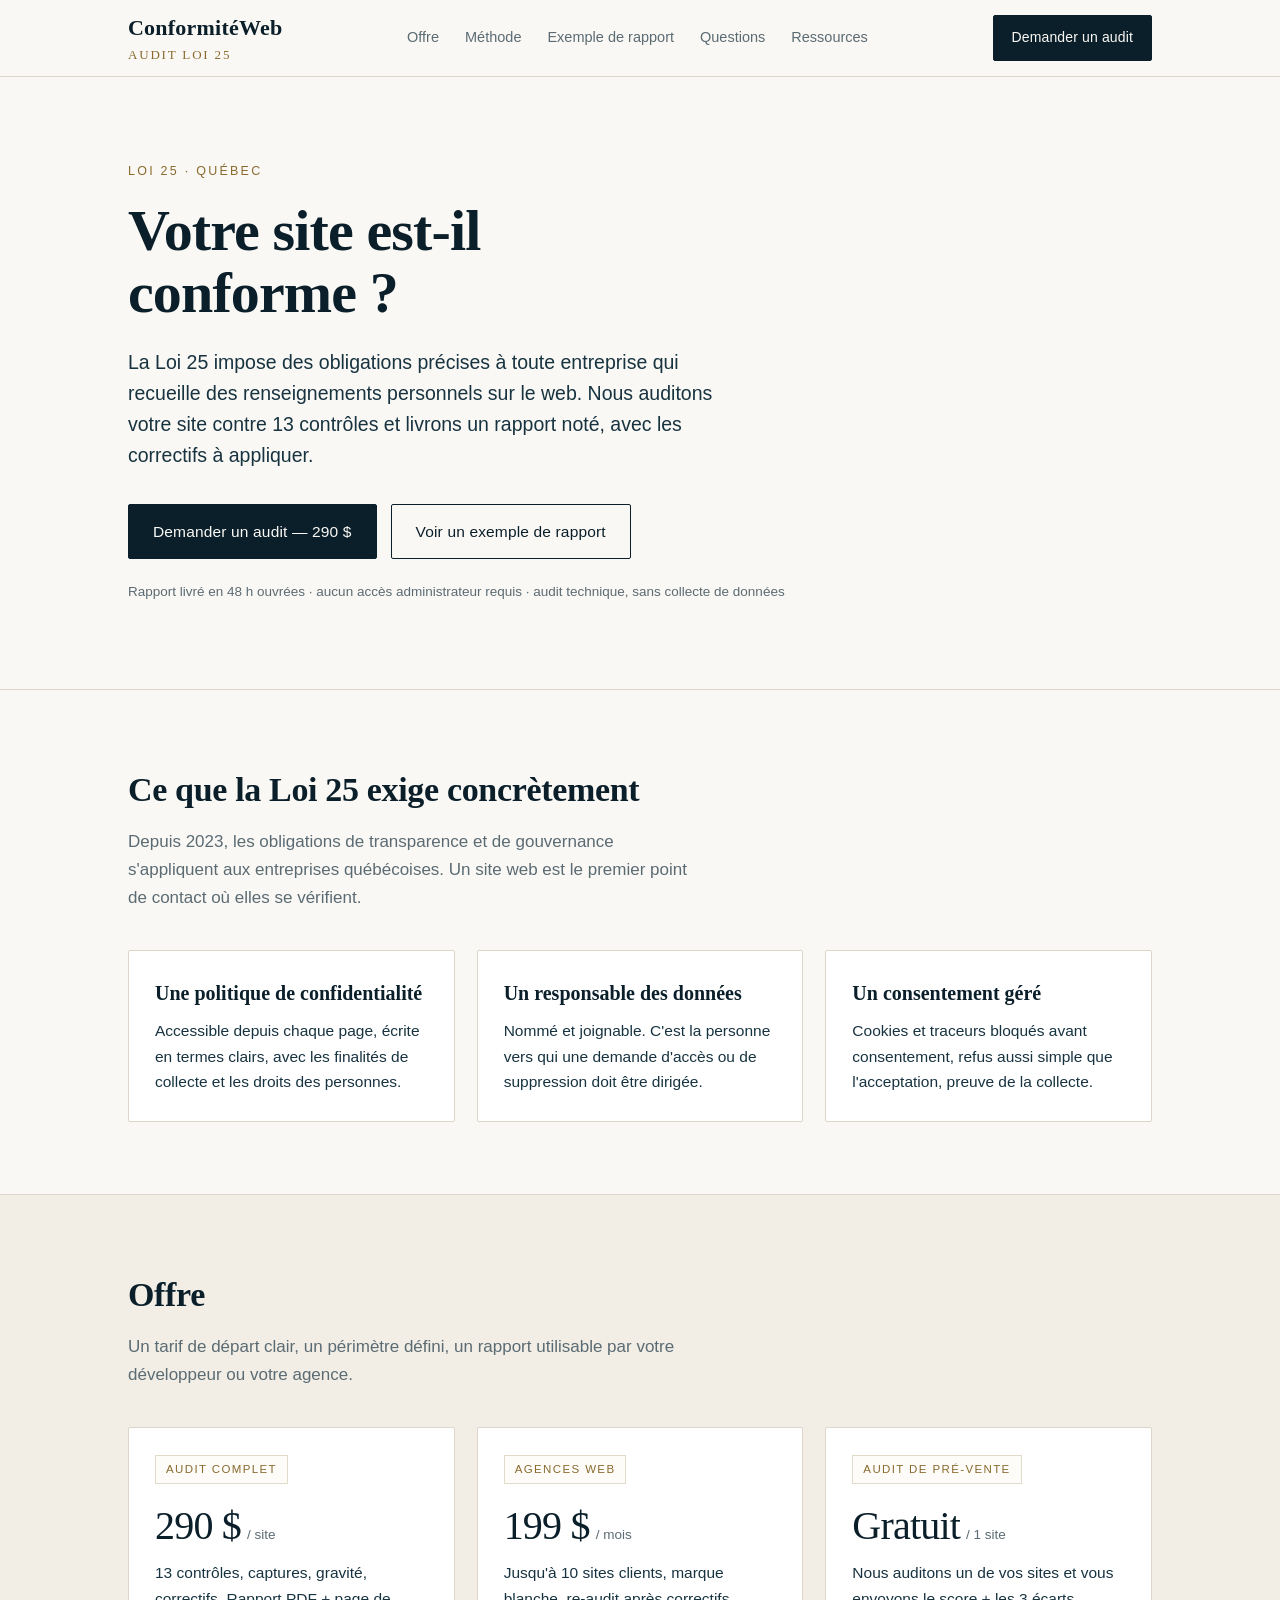
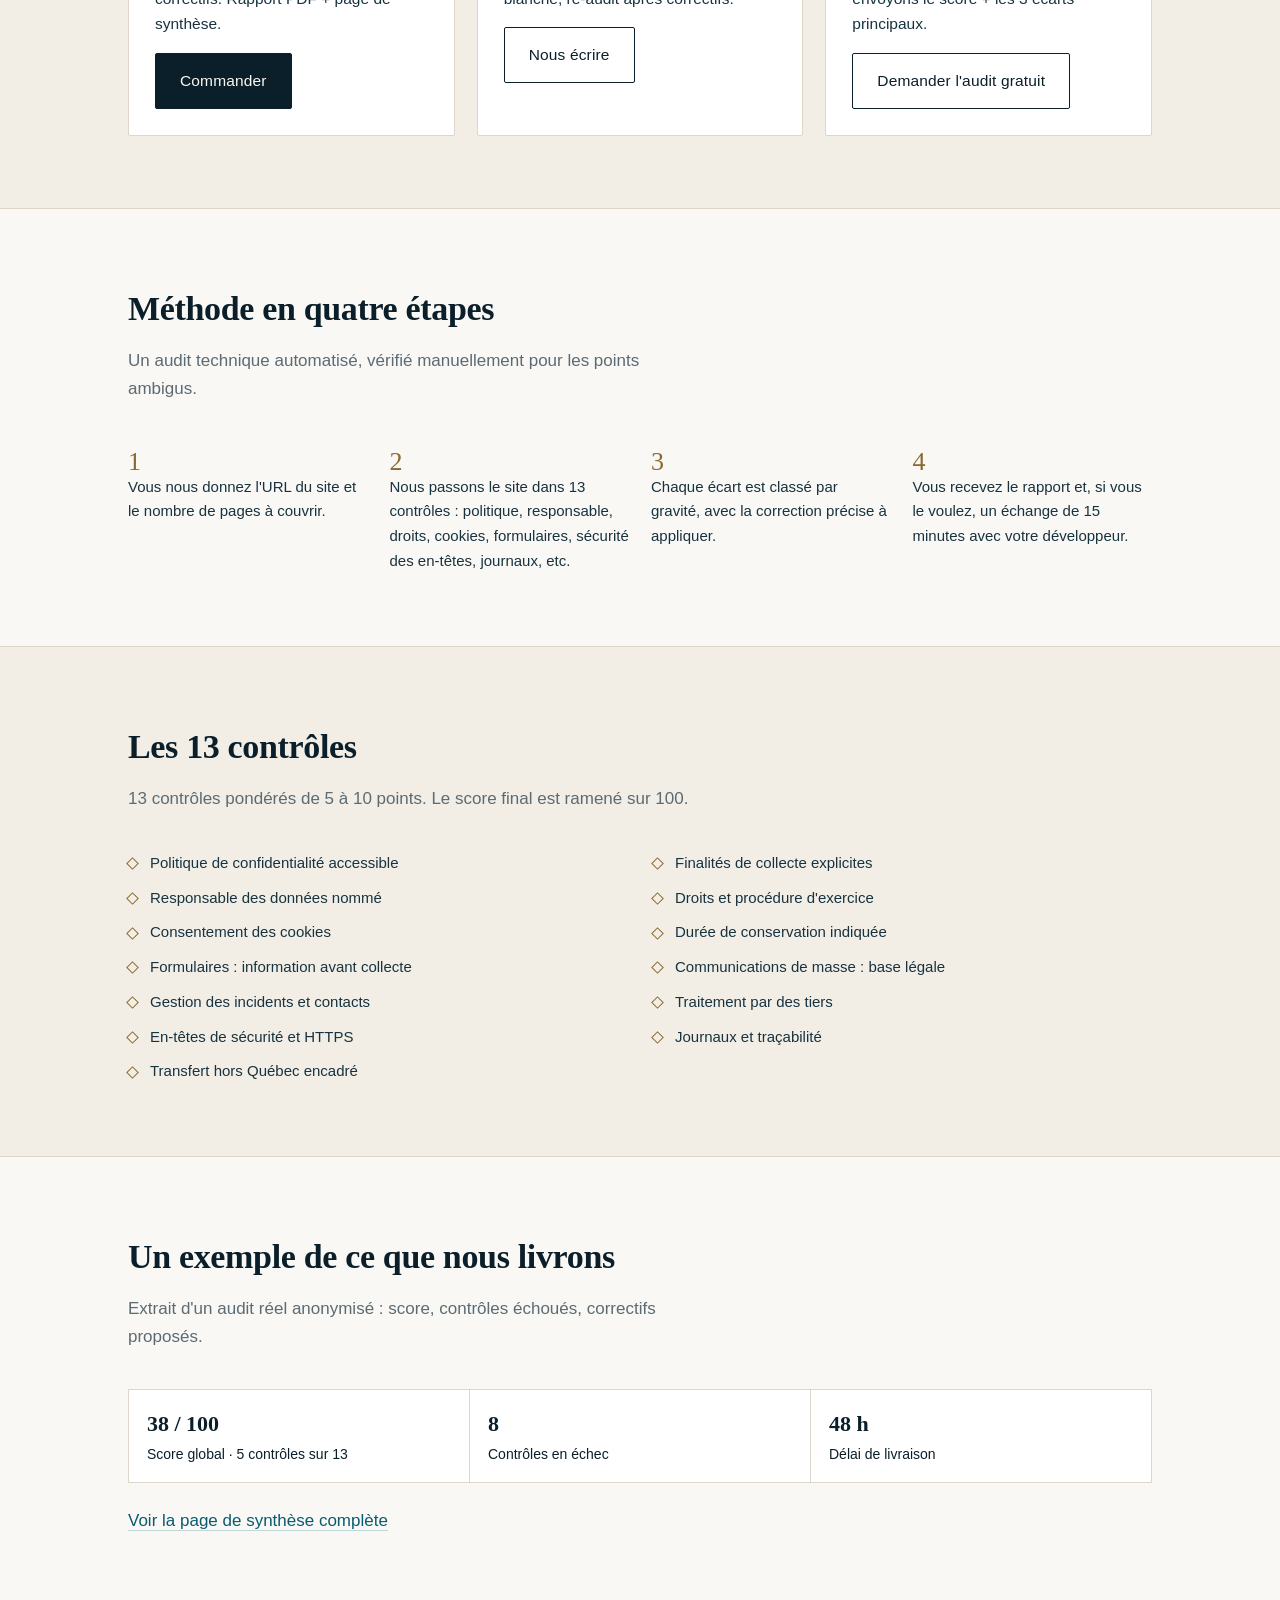
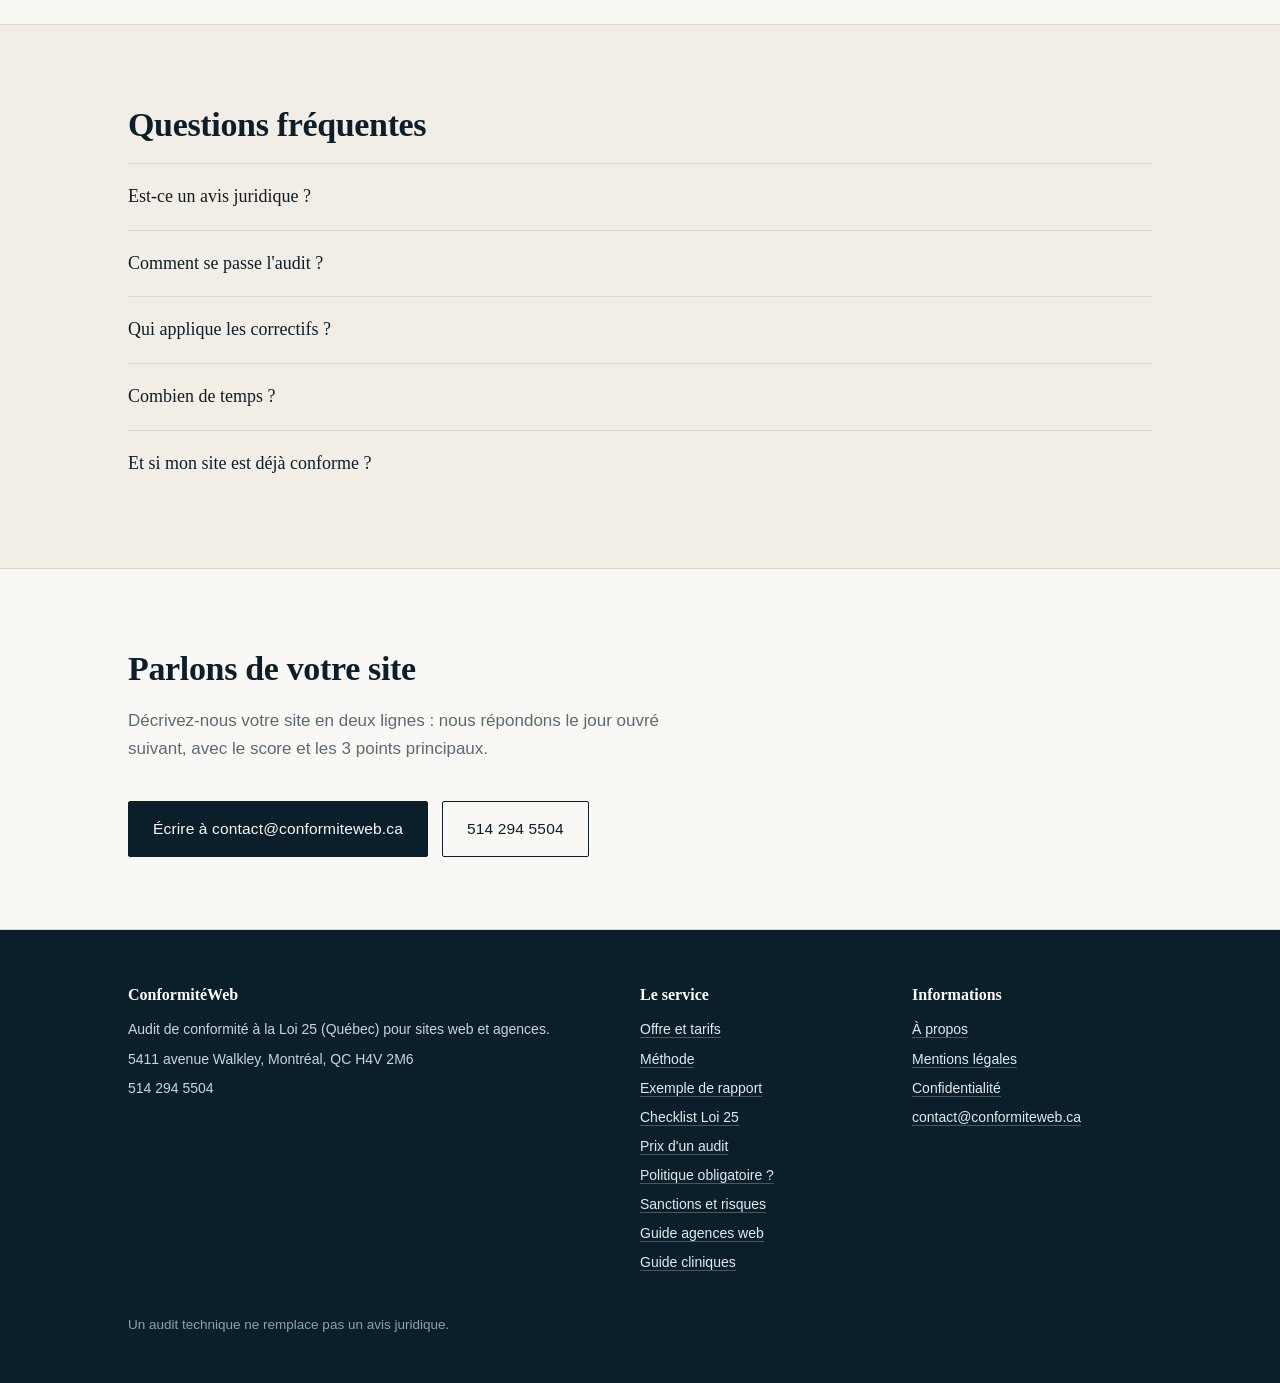
<file: index.html>
<!DOCTYPE html><html lang="fr"><head>
<meta charset="utf-8"><meta name="viewport" content="width=device-width,initial-scale=1">
<title>ConformitéWeb — Audit Loi 25 pour sites web</title>
<meta name="description" content="Audit technique de conformité à la Loi 25 (Québec) : 13 contrôles, rapport noté, correctifs prioritaires. 290 $ par audit.">

<link rel="stylesheet" href="styles.css">

<link rel="canonical" href="https://conformiteweb.ca/">
<meta property="og:type" content="website">
<meta property="og:site_name" content="ConformitéWeb">
<meta property="og:locale" content="fr_CA">
<meta property="og:title" content="Audit Loi 25 pour sites web — ConformitéWeb">
<meta property="og:description" content="Audit technique de conformité à la Loi 25 (Québec) : 13 contrôles, rapport noté, correctifs prioritaires. 290 $ par site. Rapport en 48 h.">
<meta property="og:url" content="https://conformiteweb.ca/">
<meta name="twitter:card" content="summary_large_image">
<meta property="og:image" content="https://conformiteweb.ca/og-image.jpg">
<meta property="og:image:width" content="1200">
<meta property="og:image:height" content="630">
<meta name="twitter:image" content="https://conformiteweb.ca/og-image.jpg">
<meta name="theme-color" content="#0b1f2a">
<script type="application/ld+json">{"@context":"https://schema.org","@type":"ProfessionalService","name":"ConformitéWeb","description":"Audit technique de conformité à la Loi 25 (Québec) pour sites web : 13 contrôles, rapport noté, correctifs prioritaires.","url":"https://conformiteweb.ca/","telephone":"+1-514-294-5504","email":"contact@conformiteweb.ca","address":{"@type":"PostalAddress","streetAddress":"5411 avenue Walkley","addressLocality":"Montréal","addressRegion":"QC","postalCode":"H4V 2M6","addressCountry":"CA"},"areaServed":{"@type":"AdministrativeArea","name":"Québec"},"priceRange":"$","serviceType":"Audit de conformité Loi 25"}</script>
<script type="application/ld+json">{"@context":"https://schema.org","@type":"FAQPage","mainEntity":[{"@type":"Question","name":"Est-ce un avis juridique ?","acceptedAnswer":{"@type":"Answer","text":"Non. Nous livrons un audit technique : ce qui est présent, ce qui manque et comment le corriger. Un avocat reste nécessaire pour valider l'interprétation de la loi."}},{"@type":"Question","name":"Comment se passe l'audit ?","acceptedAnswer":{"@type":"Answer","text":"Nous analysons uniquement les pages publiques du site, sans accès administrateur et sans test d'intrusion. Aucune donnée personnelle n'est collectée."}},{"@type":"Question","name":"Qui applique les correctifs ?","acceptedAnswer":{"@type":"Answer","text":"Votre développeur ou votre agence. Nous fournissons la description précise et la recommandation technique, puis nous pouvons re-auditer."}},{"@type":"Question","name":"Combien de temps ?","acceptedAnswer":{"@type":"Answer","text":"Le rapport est livré sous 48 h ouvrées après réception du lien et du nombre de pages."}},{"@type":"Question","name":"Et si mon site est déjà conforme ?","acceptedAnswer":{"@type":"Answer","text":"Vous recevez le rapport qui le prouve : score, contrôles passés, points à surveiller. Utile pour un appel d'offres."}}]}</script>
<link rel="icon" href="/favicon.svg" type="image/svg+xml">
<script type="application/ld+json">{"@context":"https://schema.org","@graph":[{"@type":"ProfessionalService","@id":"https://conformiteweb.ca/#service","name":"ConformitéWeb","url":"https://conformiteweb.ca/","email":"contact@conformiteweb.ca","telephone":"+1-514-294-5504","priceRange":"290 $ CA","serviceType":"Audit de conformité Loi 25","address":{"@type":"PostalAddress","streetAddress":"5411 avenue Walkley","addressLocality":"Montréal","addressRegion":"QC","postalCode":"H4V 2M6","addressCountry":"CA"},"areaServed":[{"@type":"AdministrativeArea","name":"Québec"},{"@type":"City","name":"Montréal"}],"founder":{"@id":"https://conformiteweb.ca/#youssef"},"hasOfferCatalog":{"@type":"OfferCatalog","name":"Audits Loi 25","itemListElement":[{"@type":"Offer","price":"290","priceCurrency":"CAD","itemOffered":{"@type":"Service","name":"Audit complet Loi 25 d'un site"}},{"@type":"Offer","price":"199","priceCurrency":"CAD","itemOffered":{"@type":"Service","name":"Abonnement agence (10 sites)"}}]}},{"@type":"Person","@id":"https://conformiteweb.ca/#youssef","name":"Youssef Ben Mabrouk","jobTitle":"Fondateur","worksFor":{"@id":"https://conformiteweb.ca/#service"}}]}</script>
<script data-goatcounter="https://conformiteweb.goatcounter.com/count" async src="//gc.zgo.at/count.js"></script>
</head><body><header class="site"><div class="wrap nav">
<a class="brand" href="index.html"><b>ConformitéWeb</b><span>Audit Loi 25</span></a>
<nav class="tabs">
<a href="index.html#offre">Offre</a><a href="index.html#methode">Méthode</a>
<a href="exemple-rapport.html">Exemple de rapport</a><a href="index.html#faq">Questions</a><a href="loi-25-site-web-checklist.html">Ressources</a>
</nav>
<a class="btn btn-sm" href="audit-gratuit.html">Demander un audit</a>
</div></header>
<main>
<section class="hero"><div class="wrap">
<p class="kicker">Loi 25 · Québec</p>
<h1>Votre site est-il conforme&nbsp;?</h1>
<p class="lede">La Loi 25 impose des obligations précises à toute entreprise qui recueille des renseignements personnels sur le web. Nous auditons votre site contre 13 contrôles et livrons un rapport noté, avec les correctifs à appliquer.</p>
<div class="actions">
<a class="btn" href="mailto:contact@conformiteweb.ca?subject=Demande%20d%27audit%20Loi%2025&body=Site%20%C3%A0%20auditer%20%3A%20%0D%0ANombre%20de%20pages%20%3A%20%0D%0A">Demander un audit — 290 $</a>
<a class="btn ghost" href="exemple-rapport.html">Voir un exemple de rapport</a>
</div>
<p class="small" style="margin-top:22px">Rapport livré en 48 h ouvrées · aucun accès administrateur requis · audit technique, sans collecte de données</p>
</div></section>

<section id="pourquoi"><div class="wrap">
<h2>Ce que la Loi 25 exige concrètement</h2>
<p class="sub">Depuis 2023, les obligations de transparence et de gouvernance s'appliquent aux entreprises québécoises. Un site web est le premier point de contact où elles se vérifient.</p>
<div class="grid3">
<div class="card"><h3>Une politique de confidentialité</h3><p>Accessible depuis chaque page, écrite en termes clairs, avec les finalités de collecte et les droits des personnes.</p></div>
<div class="card"><h3>Un responsable des données</h3><p>Nommé et joignable. C'est la personne vers qui une demande d'accès ou de suppression doit être dirigée.</p></div>
<div class="card"><h3>Un consentement géré</h3><p>Cookies et traceurs bloqués avant consentement, refus aussi simple que l'acceptation, preuve de la collecte.</p></div>
</div>
</div></section>

<section class="alt" id="offre"><div class="wrap">
<h2>Offre</h2>
<p class="sub">Un tarif de départ clair, un périmètre défini, un rapport utilisable par votre développeur ou votre agence.</p>
<div class="grid3">
<div class="card"><span class="badge">Audit complet</span>
<div class="price-block"><span class="num">290 $</span><span class="unit">/ site</span></div>
<p style="margin:10px 0 16px">13 contrôles, captures, gravité, correctifs. Rapport PDF + page de synthèse.</p>
<a class="btn" href="mailto:contact@conformiteweb.ca?subject=Audit%20Loi%2025%20-%20290%20%24">Commander</a></div>
<div class="card"><span class="badge">Agences web</span>
<div class="price-block"><span class="num">199 $</span><span class="unit">/ mois</span></div>
<p style="margin:10px 0 16px">Jusqu'à 10 sites clients, marque blanche, re-audit après correctifs.</p>
<a class="btn ghost" href="mailto:contact@conformiteweb.ca?subject=Offre%20agence%20-%20199%20%24%2Fmois">Nous écrire</a></div>
<div class="card"><span class="badge">Audit de pré-vente</span>
<div class="price-block"><span class="num">Gratuit</span><span class="unit">/ 1 site</span></div>
<p style="margin:10px 0 16px">Nous auditons un de vos sites et vous envoyons le score + les 3 écarts principaux.</p>
<a class="btn ghost" href="mailto:contact@conformiteweb.ca?subject=Audit%20gratuit">Demander l'audit gratuit</a></div>
</div>
</div></section>

<section id="methode"><div class="wrap">
<h2>Méthode en quatre étapes</h2>
<p class="sub">Un audit technique automatisé, vérifié manuellement pour les points ambigus.</p>
<ol class="steps">
<li>Vous nous donnez l'URL du site et le nombre de pages à couvrir.</li>
<li>Nous passons le site dans 13 contrôles : politique, responsable, droits, cookies, formulaires, sécurité des en-têtes, journaux, etc.</li>
<li>Chaque écart est classé par gravité, avec la correction précise à appliquer.</li>
<li>Vous recevez le rapport et, si vous le voulez, un échange de 15 minutes avec votre développeur.</li>
</ol>
</div></section>

<section class="alt"><div class="wrap">
<h2>Les 13 contrôles</h2>
<p class="sub">13 contrôles pondérés de 5 à 10 points. Le score final est ramené sur 100.</p>
<ul class="checks">
<li>Politique de confidentialité accessible</li><li>Finalités de collecte explicites</li>
<li>Responsable des données nommé</li><li>Droits et procédure d'exercice</li>
<li>Consentement des cookies</li><li>Durée de conservation indiquée</li>
<li>Formulaires : information avant collecte</li><li>Communications de masse : base légale</li>
<li>Gestion des incidents et contacts</li><li>Traitement par des tiers</li>
<li>En-têtes de sécurité et HTTPS</li><li>Journaux et traçabilité</li>
<li>Transfert hors Québec encadré</li>
</ul>
</div></section>

<section><div class="wrap">
<h2>Un exemple de ce que nous livrons</h2>
<p class="sub">Extrait d'un audit réel anonymisé : score, contrôles échoués, correctifs proposés.</p>
<div class="sample">
<div><b>38 / 100</b>Score global · 5 contrôles sur 13</div>
<div><b>8</b>Contrôles en échec</div>
<div><b>48 h</b>Délai de livraison</div>
</div>
<p style="margin-top:24px"><a href="exemple-rapport.html">Voir la page de synthèse complète</a></p>
</div></section>

<section class="alt" id="faq"><div class="wrap faq"><h2>Questions fréquentes</h2>
<details><summary>Est-ce un avis juridique&nbsp;?</summary><p>Non. Nous livrons un audit technique : ce qui est présent, ce qui manque, et comment le corriger. Un avocat reste nécessaire pour valider l'interprétation de la loi et vos contrats.</p></details>
<details><summary>Comment se passe l'audit&nbsp;?</summary><p>Nous analysons uniquement les pages publiques de votre site, sans accès administrateur, sans test d'intrusion. Aucune donnée personnelle n'est collectée.</p></details>
<details><summary>Qui applique les correctifs&nbsp;?</summary><p>Votre développeur ou votre agence. Nous fournissons la description précise et la recommandation technique. Nous pouvons re-auditer après correction.</p></details>
<details><summary>Combien de temps&nbsp;?</summary><p>Le rapport est livré sous 48 h ouvrées après réception du lien et du nombre de pages.</p></details>
<details><summary>Et si mon site est déjà conforme&nbsp;?</summary><p>Tant mieux : vous recevez le rapport qui le prouve (score, contrôles passés, points à surveiller). C'est utile pour un appel d'offres ou un client qui pose la question.</p></details>
</div></section>

<section><div class="wrap">
<h2>Parlons de votre site</h2>
<p class="sub">Décrivez-nous votre site en deux lignes : nous répondons le jour ouvré suivant, avec le score et les 3 points principaux.</p>
<div class="actions">
<a class="btn" href="mailto:contact@conformiteweb.ca?subject=Audit%20Loi%2025&body=Site%20%3A%20%0D%0ANombre%20de%20pages%20%3A%20%0D%0A">Écrire à contact@conformiteweb.ca</a>
<a class="btn ghost" href="tel:+15142945504">514 294 5504</a>
</div>
</div></section>
</main><footer class="site"><div class="wrap">
<div class="cols">
<div><h4>ConformitéWeb</h4>
<p>Audit de conformité à la Loi 25 (Québec) pour sites web et agences.</p>
<p>5411 avenue Walkley, Montréal, QC H4V 2M6</p>
<p>514 294 5504</p></div>
<div><h4>Le service</h4>
<p><a href="index.html#offre">Offre et tarifs</a></p>
<p><a href="index.html#methode">Méthode</a></p>
<p><a href="exemple-rapport.html">Exemple de rapport</a></p>
<p><a href="loi-25-site-web-checklist.html">Checklist Loi 25</a></p>
<p><a href="prix-audit-loi-25.html">Prix d'un audit</a></p><p><a href="politique-confidentialite-obligatoire-quebec.html">Politique obligatoire ?</a></p><p><a href="loi-25-sanctions-risques.html">Sanctions et risques</a></p><p><a href="loi-25-agences-web.html">Guide agences web</a></p><p><a href="loi-25-cliniques-dentistes.html">Guide cliniques</a></p></div>
<div><h4>Informations</h4>
<p><a href="a-propos.html">À propos</a></p><p><a href="mentions-legales.html">Mentions légales</a></p>
<p><a href="confidentialite.html">Confidentialité</a></p>
<p><a href="mailto:contact@conformiteweb.ca">contact@conformiteweb.ca</a></p></div>
</div>
<p class="small" style="margin-top:34px;color:#8fa1a9">Un audit technique ne remplace pas un avis juridique.</p>
</div></footer><div class="cta-mobile"><a class="p" href="audit-gratuit.html">Demander un audit</a><a class="s" href="tel:+15142945504">Appeler</a></div>
</body></html>
</file>
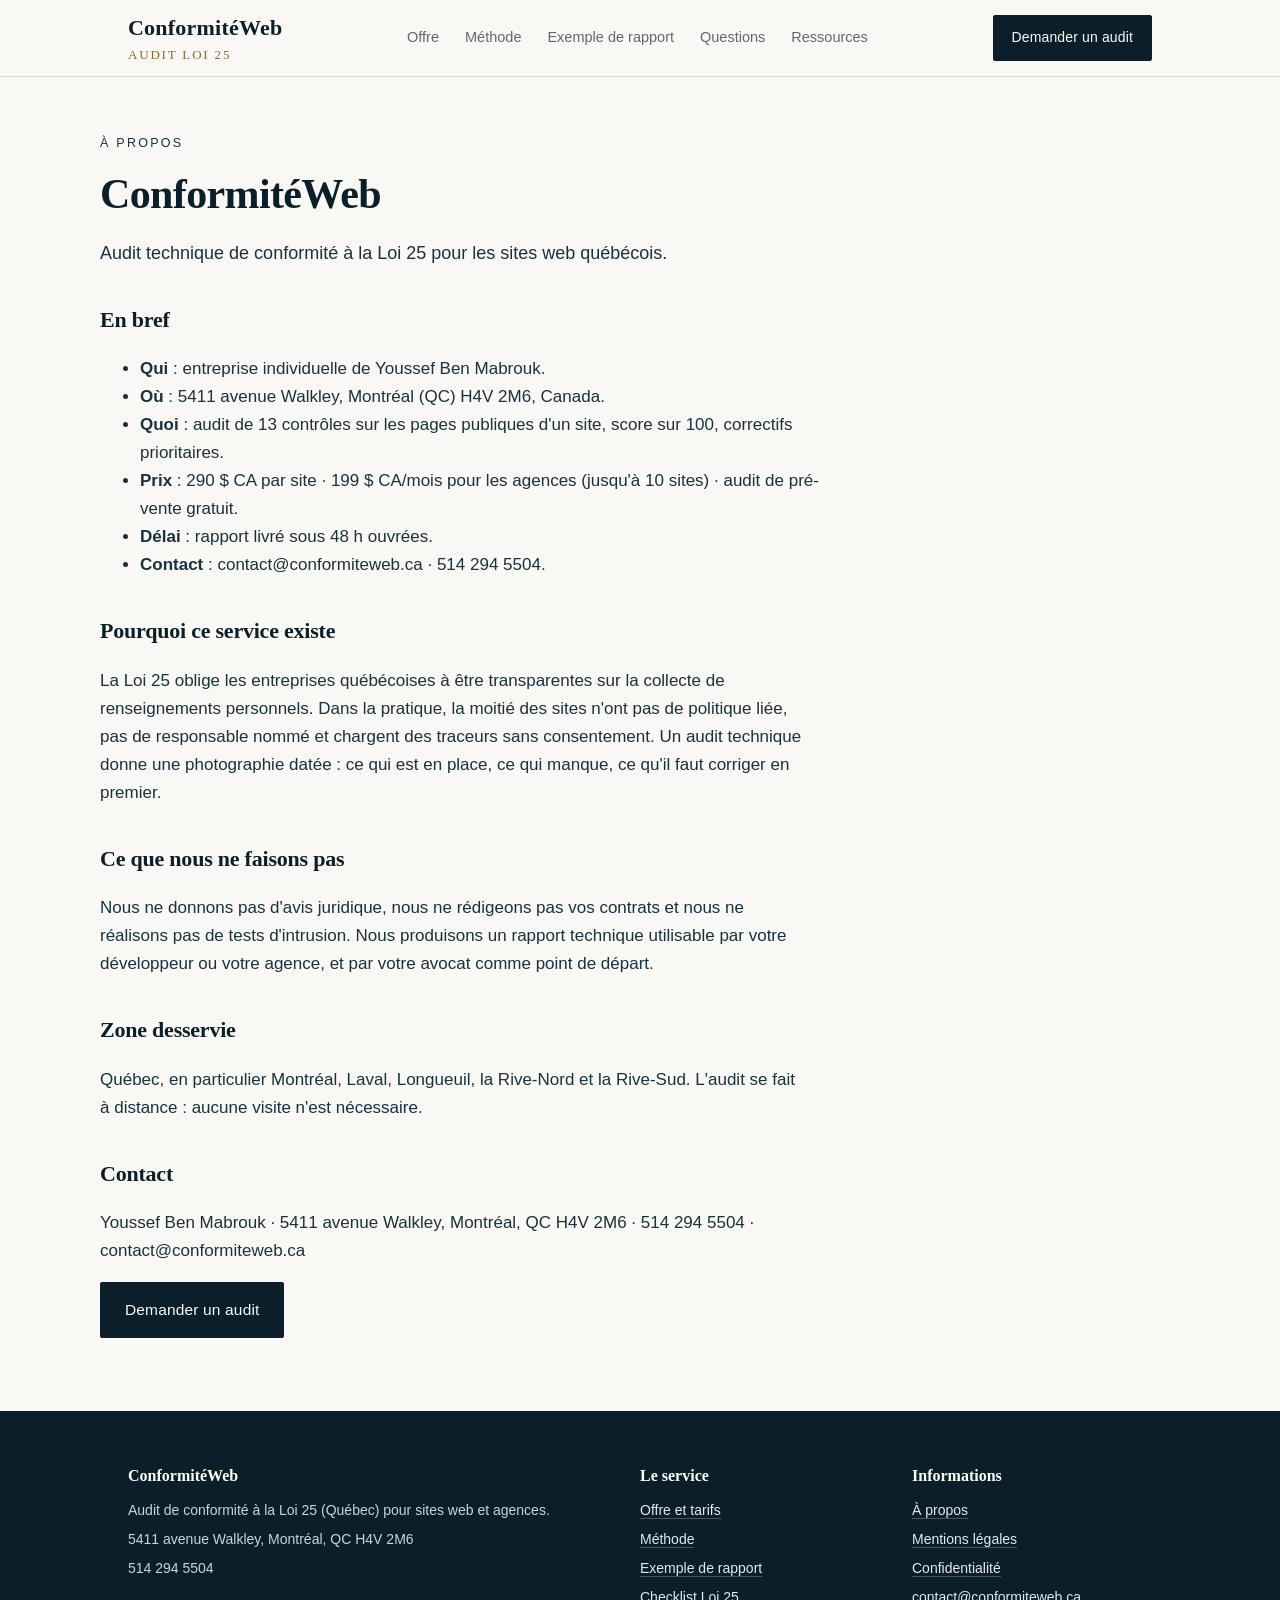
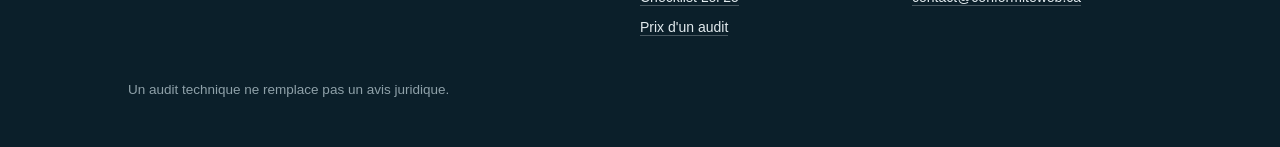
<file: a-propos.html>
<!DOCTYPE html><html lang="fr"><head>
<meta charset="utf-8"><meta name="viewport" content="width=device-width,initial-scale=1">
<title>À propos — ConformitéWeb, audit Loi 25 à Montréal</title>
<meta name="description" content="ConformitéWeb, entreprise de Youssef Ben Mabrouk à Montréal, réalise des audits techniques de conformité à la Loi 25 pour sites web québécois.">
<link rel="canonical" href="https://conformiteweb.ca/a-propos.html">
<meta property="og:type" content="website"><meta property="og:site_name" content="ConformitéWeb"><meta property="og:locale" content="fr_CA">
<meta property="og:title" content="À propos — ConformitéWeb"><meta property="og:description" content="Audit technique Loi 25 à Montréal : qui nous sommes, ce que nous faisons, nos prix.">
<meta property="og:url" content="https://conformiteweb.ca/a-propos.html">
<meta property="og:image" content="https://conformiteweb.ca/og-image.jpg">
<meta name="twitter:card" content="summary_large_image">
<meta name="theme-color" content="#0b1f2a">
<link rel="icon" href="/favicon.svg" type="image/svg+xml">
<link rel="stylesheet" href="styles.css">
<script type="application/ld+json">{"@context":"https://schema.org","@graph":[{"@type":"Organization","@id":"https://conformiteweb.ca/#org","name":"ConformitéWeb","url":"https://conformiteweb.ca/","email":"contact@conformiteweb.ca","telephone":"+1-514-294-5504","founder":{"@type":"Person","name":"Youssef Ben Mabrouk"},"address":{"@type":"PostalAddress","streetAddress":"5411 avenue Walkley","addressLocality":"Montréal","addressRegion":"QC","postalCode":"H4V 2M6","addressCountry":"CA"},"areaServed":[{"@type":"AdministrativeArea","name":"Québec"},{"@type":"City","name":"Montréal"}],"sameAs":["https://github.com/yonix514/conformiteweb-site"]},{"@type":"Person","@id":"https://conformiteweb.ca/#youssef","name":"Youssef Ben Mabrouk","jobTitle":"Fondateur","worksFor":{"@id":"https://conformiteweb.ca/#org"},"url":"https://conformiteweb.ca/a-propos.html"}]}</script>
<script data-goatcounter="https://conformiteweb.goatcounter.com/count" async src="//gc.zgo.at/count.js"></script>
</head><body><header class="site"><div class="wrap nav">
<a class="brand" href="index.html"><b>ConformitéWeb</b><span>Audit Loi 25</span></a>
<nav class="tabs">
<a href="index.html#offre">Offre</a><a href="index.html#methode">Méthode</a>
<a href="exemple-rapport.html">Exemple de rapport</a><a href="index.html#faq">Questions</a><a href="loi-25-site-web-checklist.html">Ressources</a>
</nav>
<a class="btn btn-sm" href="audit-gratuit.html">Demander un audit</a>
</div></header>
<main><div class="wrap legal">
<p class="kicker">À propos</p>
<h1>ConformitéWeb</h1>
<p class="lede" style="font-size:18px">Audit technique de conformité à la Loi 25 pour les sites web québécois.</p>

<h2>En bref</h2>
<ul>
<li><b>Qui</b> : entreprise individuelle de Youssef Ben Mabrouk.</li>
<li><b>Où</b> : 5411 avenue Walkley, Montréal (QC) H4V 2M6, Canada.</li>
<li><b>Quoi</b> : audit de 13 contrôles sur les pages publiques d'un site, score sur 100, correctifs prioritaires.</li>
<li><b>Prix</b> : 290 $ CA par site · 199 $ CA/mois pour les agences (jusqu'à 10 sites) · audit de pré-vente gratuit.</li>
<li><b>Délai</b> : rapport livré sous 48 h ouvrées.</li>
<li><b>Contact</b> : contact@conformiteweb.ca · 514 294 5504.</li>
</ul>

<h2>Pourquoi ce service existe</h2>
<p>La Loi 25 oblige les entreprises québécoises à être transparentes sur la collecte de renseignements personnels. Dans la pratique, la moitié des sites n'ont pas de politique liée, pas de responsable nommé et chargent des traceurs sans consentement. Un audit technique donne une photographie datée : ce qui est en place, ce qui manque, ce qu'il faut corriger en premier.</p>

<h2>Ce que nous ne faisons pas</h2>
<p>Nous ne donnons pas d'avis juridique, nous ne rédigeons pas vos contrats et nous ne réalisons pas de tests d'intrusion. Nous produisons un rapport technique utilisable par votre développeur ou votre agence, et par votre avocat comme point de départ.</p>

<h2>Zone desservie</h2>
<p>Québec, en particulier Montréal, Laval, Longueuil, la Rive-Nord et la Rive-Sud. L'audit se fait à distance : aucune visite n'est nécessaire.</p>

<h2>Contact</h2>
<p>Youssef Ben Mabrouk · 5411 avenue Walkley, Montréal, QC H4V 2M6 · 514 294 5504 · contact@conformiteweb.ca</p>
<p><a class="btn" href="audit-gratuit.html">Demander un audit</a></p>
</div></main><footer class="site"><div class="wrap"><div class="cols">
<div><h4>ConformitéWeb</h4><p>Audit de conformité à la Loi 25 (Québec) pour sites web et agences.</p><p>5411 avenue Walkley, Montréal, QC H4V 2M6</p><p>514 294 5504</p></div>
<div><h4>Le service</h4><p><a href="index.html#offre">Offre et tarifs</a></p><p><a href="index.html#methode">Méthode</a></p><p><a href="exemple-rapport.html">Exemple de rapport</a></p><p><a href="loi-25-site-web-checklist.html">Checklist Loi 25</a></p><p><a href="prix-audit-loi-25.html">Prix d'un audit</a></p></div>
<div><h4>Informations</h4><p><a href="a-propos.html">À propos</a></p><p><a href="mentions-legales.html">Mentions légales</a></p><p><a href="confidentialite.html">Confidentialité</a></p><p><a href="mailto:contact@conformiteweb.ca">contact@conformiteweb.ca</a></p></div>
</div><p class="small" style="margin-top:34px;color:#8fa1a9">Un audit technique ne remplace pas un avis juridique.</p></div></footer></body></html>
</file>
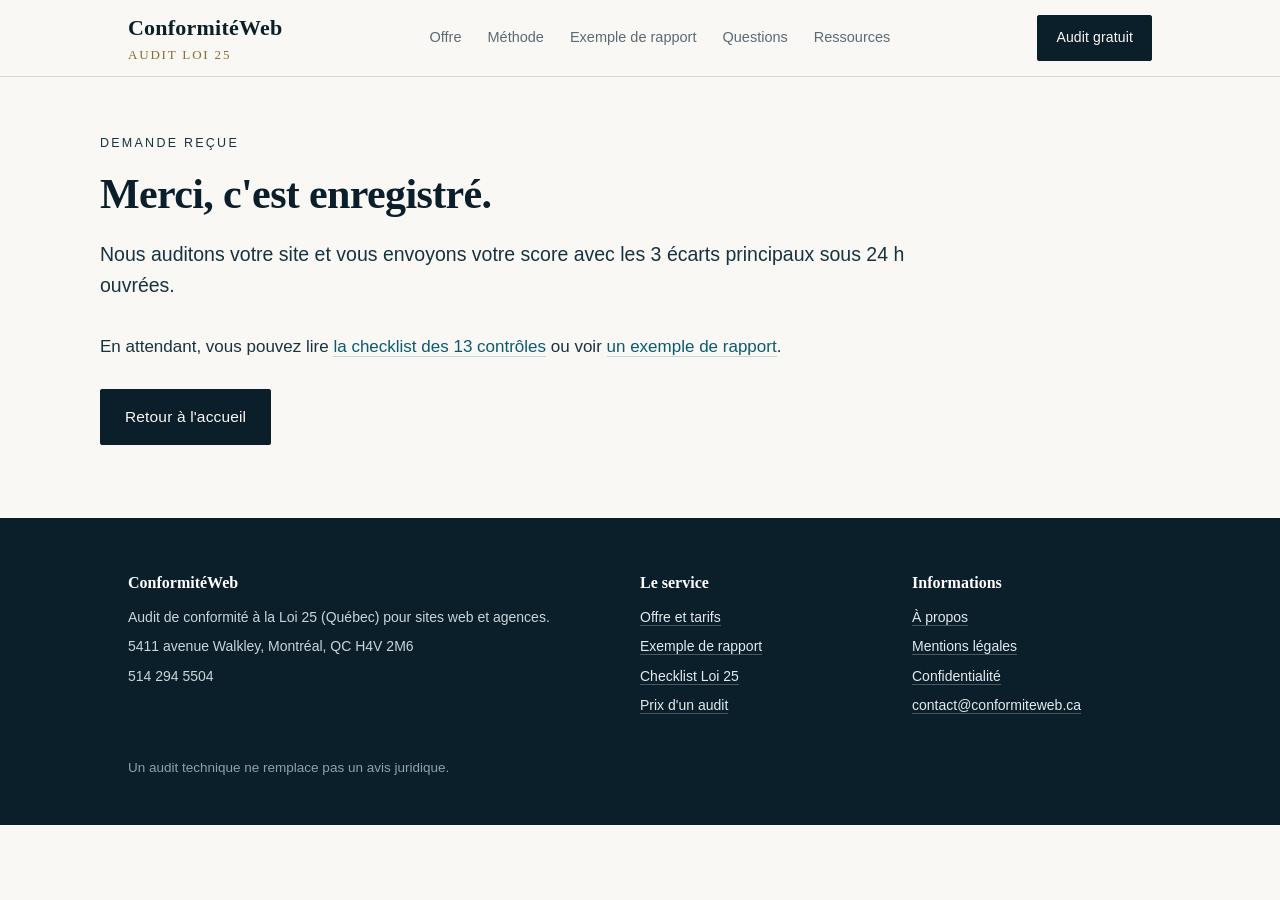
<file: audit-gratuit-merci.html>
<!DOCTYPE html><html lang="fr"><head>
<meta charset="utf-8"><meta name="viewport" content="width=device-width,initial-scale=1">
<title>Demande reçue — ConformitéWeb</title>
<meta name="robots" content="noindex">
<link rel="icon" href="/favicon.svg" type="image/svg+xml">
<link rel="stylesheet" href="styles.css">
<script data-goatcounter="https://conformiteweb.goatcounter.com/count" async src="//gc.zgo.at/count.js"></script>
</head><body><header class="site"><div class="wrap nav">
<a class="brand" href="index.html"><b>ConformitéWeb</b><span>Audit Loi 25</span></a>
<nav class="tabs">
<a href="index.html#offre">Offre</a><a href="index.html#methode">Méthode</a>
<a href="exemple-rapport.html">Exemple de rapport</a><a href="index.html#faq">Questions</a><a href="loi-25-site-web-checklist.html">Ressources</a>
</nav>
<a class="btn btn-sm" href="audit-gratuit.html">Audit gratuit</a>
</div></header>
<main><div class="wrap legal merci">
<p class="kicker">Demande reçue</p>
<h1>Merci, c'est enregistré.</h1>
<p class="lede">Nous auditons votre site et vous envoyons votre score avec les 3 écarts principaux sous 24 h ouvrées.</p>
<p>En attendant, vous pouvez lire <a href="loi-25-site-web-checklist.html">la checklist des 13 contrôles</a> ou voir <a href="exemple-rapport.html">un exemple de rapport</a>.</p>
<p style="margin-top:28px"><a class="btn" href="index.html">Retour à l'accueil</a></p>
</div></main><footer class="site"><div class="wrap"><div class="cols">
<div><h4>ConformitéWeb</h4><p>Audit de conformité à la Loi 25 (Québec) pour sites web et agences.</p><p>5411 avenue Walkley, Montréal, QC H4V 2M6</p><p>514 294 5504</p></div>
<div><h4>Le service</h4><p><a href="index.html#offre">Offre et tarifs</a></p><p><a href="exemple-rapport.html">Exemple de rapport</a></p><p><a href="loi-25-site-web-checklist.html">Checklist Loi 25</a></p><p><a href="prix-audit-loi-25.html">Prix d'un audit</a></p></div>
<div><h4>Informations</h4><p><a href="a-propos.html">À propos</a></p><p><a href="mentions-legales.html">Mentions légales</a></p><p><a href="confidentialite.html">Confidentialité</a></p><p><a href="mailto:contact@conformiteweb.ca">contact@conformiteweb.ca</a></p></div>
</div><p class="small" style="margin-top:34px;color:#8fa1a9">Un audit technique ne remplace pas un avis juridique.</p></div></footer></body></html>
</file>
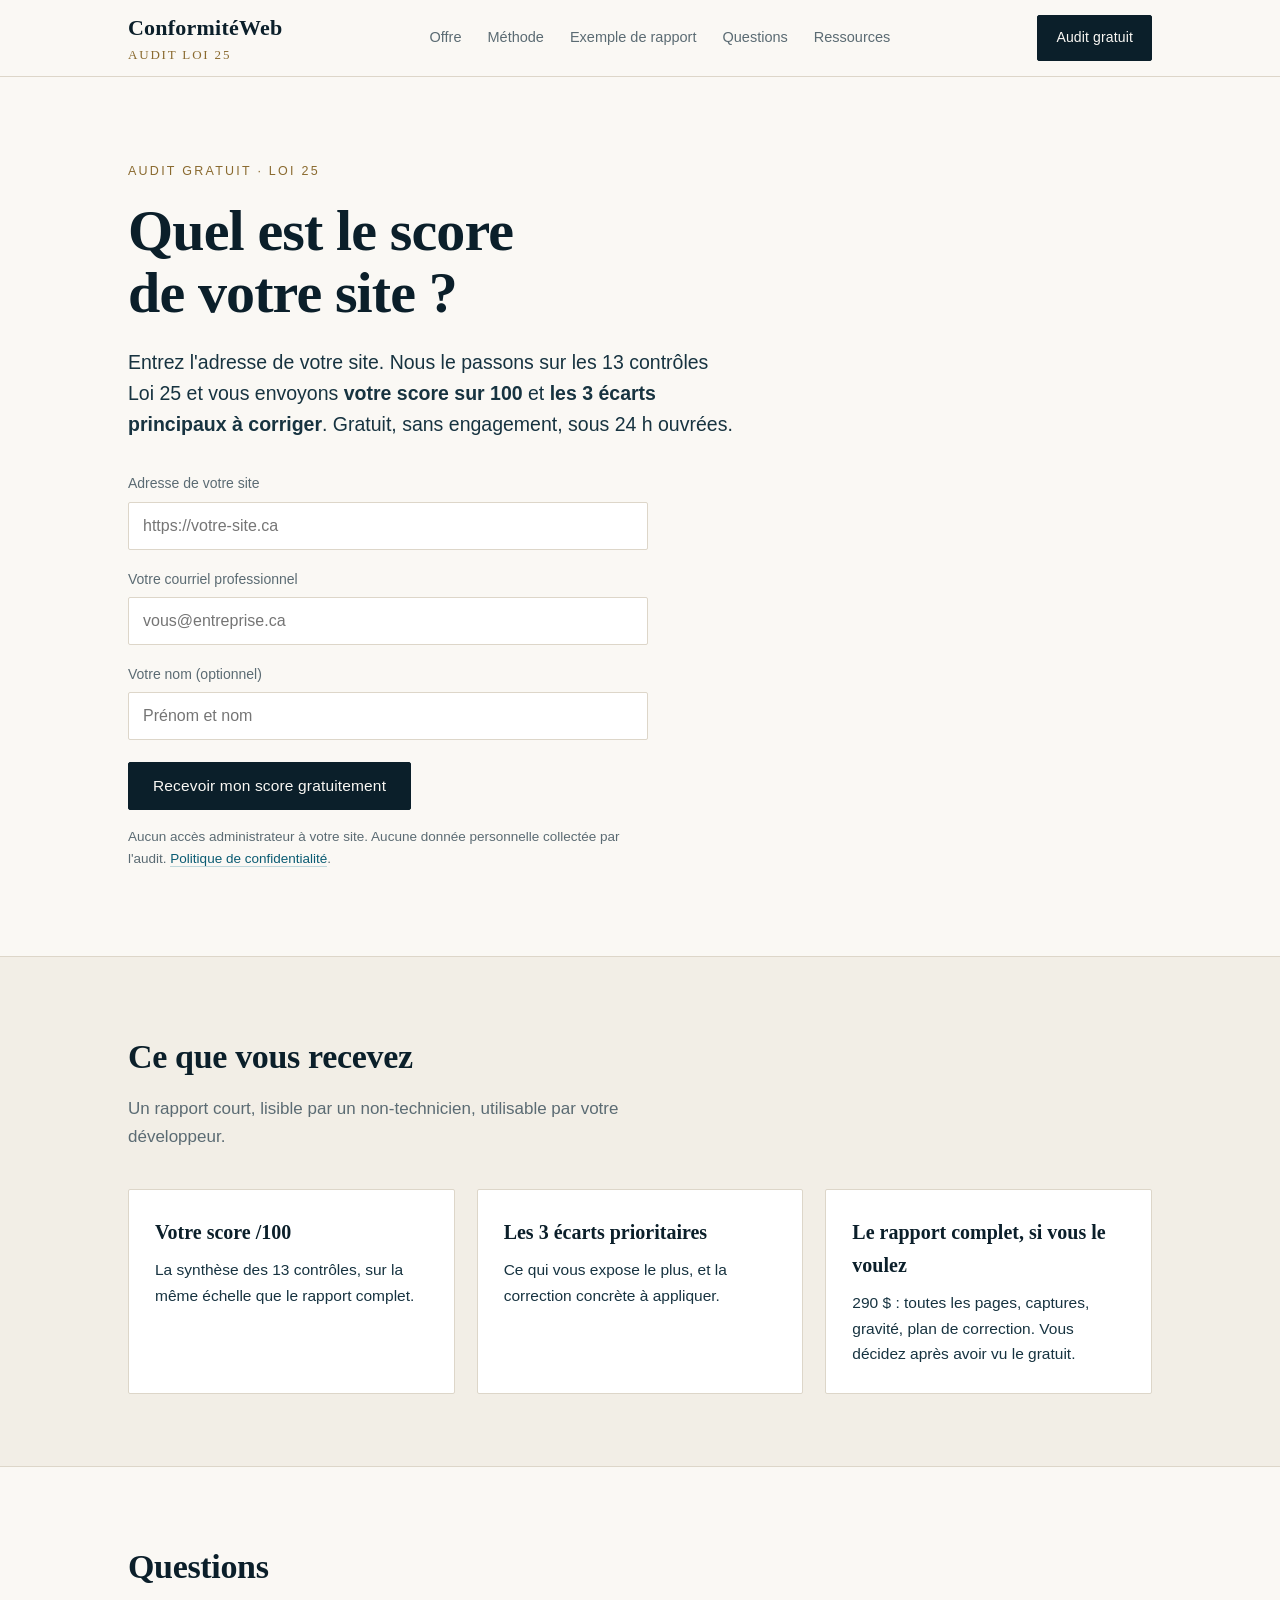
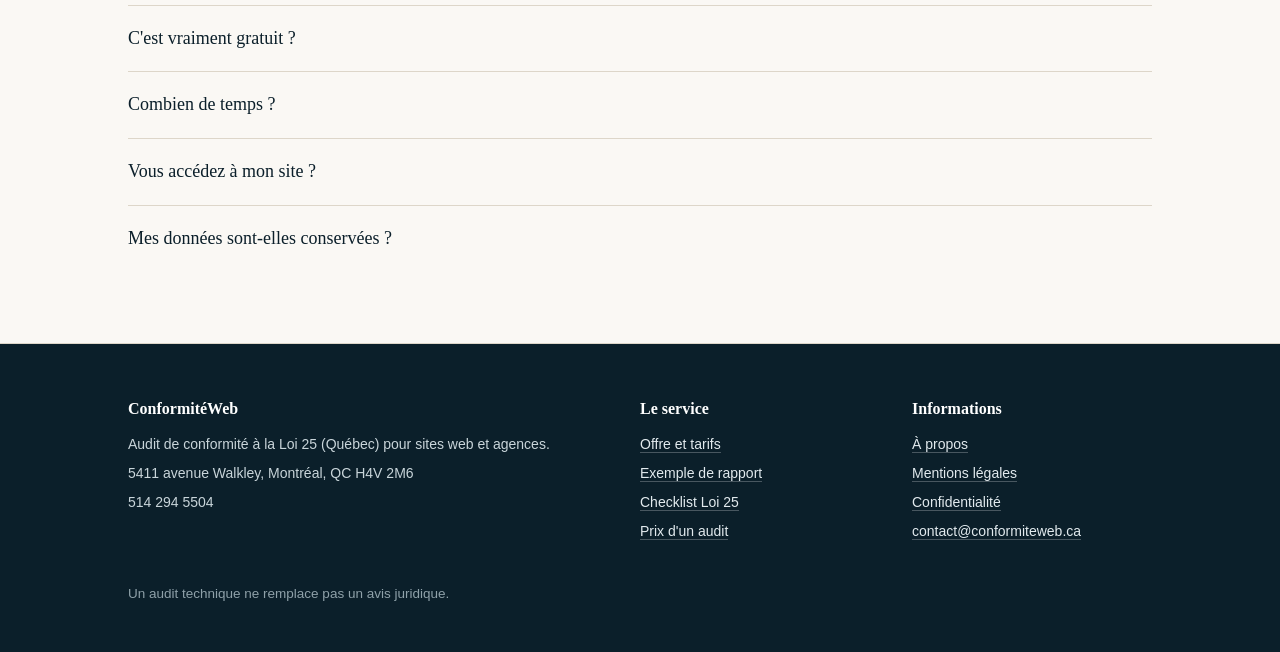
<file: audit-gratuit.html>
<!DOCTYPE html><html lang="fr"><head>
<meta charset="utf-8"><meta name="viewport" content="width=device-width,initial-scale=1">
<title>Audit Loi 25 gratuit — recevez le score de votre site</title>
<meta name="description" content="Audit gratuit de conformité Loi 25 : entrez l'adresse de votre site, recevez votre score sur 100 et les 3 écarts principaux sous 24 h.">
<link rel="canonical" href="https://conformiteweb.ca/audit-gratuit.html">
<meta property="og:type" content="website"><meta property="og:site_name" content="ConformitéWeb"><meta property="og:locale" content="fr_CA">
<meta property="og:title" content="Audit Loi 25 gratuit — le score de votre site"><meta property="og:description" content="Entrez votre URL, recevez votre score sur 100 et les 3 écarts principaux. Gratuit, sans engagement.">
<meta property="og:url" content="https://conformiteweb.ca/audit-gratuit.html">
<meta property="og:image" content="https://conformiteweb.ca/og-image.jpg"><meta property="og:image:width" content="1200"><meta property="og:image:height" content="630">
<meta name="twitter:card" content="summary_large_image"><meta name="twitter:image" content="https://conformiteweb.ca/og-image.jpg">
<meta name="theme-color" content="#0b1f2a">
<link rel="icon" href="/favicon.svg" type="image/svg+xml">
<link rel="stylesheet" href="styles.css">
<style>
.form-audit{max-width:520px;margin:0}
.form-audit label{display:block;font-size:14px;color:var(--muted);margin:18px 0 6px}
.form-audit input{width:100%;padding:14px;border:1px solid var(--rule);background:#fff;font-size:16px;font-family:var(--sans);color:var(--ink);border-radius:2px}
.form-audit input:focus{outline:2px solid var(--accent);outline-offset:1px}
.form-audit button{margin-top:22px}
.merci{max-width:600px}
</style>
<script data-goatcounter="https://conformiteweb.goatcounter.com/count" async src="//gc.zgo.at/count.js"></script>
</head><body><header class="site"><div class="wrap nav">
<a class="brand" href="index.html"><b>ConformitéWeb</b><span>Audit Loi 25</span></a>
<nav class="tabs">
<a href="index.html#offre">Offre</a><a href="index.html#methode">Méthode</a>
<a href="exemple-rapport.html">Exemple de rapport</a><a href="index.html#faq">Questions</a><a href="loi-25-site-web-checklist.html">Ressources</a>
</nav>
<a class="btn btn-sm" href="audit-gratuit.html">Audit gratuit</a>
</div></header>
<main>
<section class="hero"><div class="wrap">
<p class="kicker">Audit gratuit · Loi 25</p>
<h1>Quel est le score de votre site&nbsp;?</h1>
<p class="lede">Entrez l'adresse de votre site. Nous le passons sur les 13 contrôles Loi 25 et vous envoyons <b>votre score sur 100</b> et <b>les 3 écarts principaux à corriger</b>. Gratuit, sans engagement, sous 24 h ouvrées.</p>
<form class="form-audit" action="https://formsubmit.co/conformiteweb.qc@gmail.com" method="POST">
  <input type="hidden" name="_subject" value="Demande d'audit gratuit Loi 25">
  <input type="hidden" name="_captcha" value="false">
  <input type="hidden" name="_template" value="table">
  <input type="hidden" name="_next" value="https://conformiteweb.ca/audit-gratuit-merci.html">
  <input type="text" name="_honey" style="display:none">
  <label for="url">Adresse de votre site</label>
  <input id="url" name="site" type="url" required placeholder="https://votre-site.ca" autocomplete="url">
  <label for="email">Votre courriel professionnel</label>
  <input id="email" name="email" type="email" required placeholder="vous@entreprise.ca" autocomplete="email">
  <label for="nom">Votre nom (optionnel)</label>
  <input id="nom" name="nom" type="text" placeholder="Prénom et nom" autocomplete="name">
  <button class="btn" type="submit">Recevoir mon score gratuitement</button>
  <p class="small" style="margin-top:16px">Aucun accès administrateur à votre site. Aucune donnée personnelle collectée par l'audit. <a href="confidentialite.html">Politique de confidentialité</a>.</p>
</form>
</div></section>

<section class="alt"><div class="wrap">
<h2>Ce que vous recevez</h2>
<p class="sub">Un rapport court, lisible par un non-technicien, utilisable par votre développeur.</p>
<div class="grid3">
<div class="card"><h3>Votre score /100</h3><p>La synthèse des 13 contrôles, sur la même échelle que le rapport complet.</p></div>
<div class="card"><h3>Les 3 écarts prioritaires</h3><p>Ce qui vous expose le plus, et la correction concrète à appliquer.</p></div>
<div class="card"><h3>Le rapport complet, si vous le voulez</h3><p>290 $ : toutes les pages, captures, gravité, plan de correction. Vous décidez après avoir vu le gratuit.</p></div>
</div>
</div></section>

<section><div class="wrap">
<h2>Questions</h2>
<div class="faq">
<details><summary>C'est vraiment gratuit ?</summary><p>Oui. Nous auditons un site, une fois, et vous envoyons le score et les 3 écarts. Aucun paiement, aucun engagement.</p></details>
<details><summary>Combien de temps ?</summary><p>Sous 24 h ouvrées. Souvent dans l'heure pendant les heures de bureau.</p></details>
<details><summary>Vous accédez à mon site ?</summary><p>Nous lisons uniquement les pages publiques, comme le ferait un visiteur. Aucun accès administrateur, aucun test d'intrusion.</p></details>
<details><summary>Mes données sont-elles conservées ?</summary><p>Votre URL et votre courriel servent uniquement à produire et envoyer le rapport. Suppression sur demande à tout moment.</p></details>
</div>
</div></section>
</main><footer class="site"><div class="wrap"><div class="cols">
<div><h4>ConformitéWeb</h4><p>Audit de conformité à la Loi 25 (Québec) pour sites web et agences.</p><p>5411 avenue Walkley, Montréal, QC H4V 2M6</p><p>514 294 5504</p></div>
<div><h4>Le service</h4><p><a href="index.html#offre">Offre et tarifs</a></p><p><a href="exemple-rapport.html">Exemple de rapport</a></p><p><a href="loi-25-site-web-checklist.html">Checklist Loi 25</a></p><p><a href="prix-audit-loi-25.html">Prix d'un audit</a></p></div>
<div><h4>Informations</h4><p><a href="a-propos.html">À propos</a></p><p><a href="mentions-legales.html">Mentions légales</a></p><p><a href="confidentialite.html">Confidentialité</a></p><p><a href="mailto:contact@conformiteweb.ca">contact@conformiteweb.ca</a></p></div>
</div><p class="small" style="margin-top:34px;color:#8fa1a9">Un audit technique ne remplace pas un avis juridique.</p></div></footer></body></html>
</file>
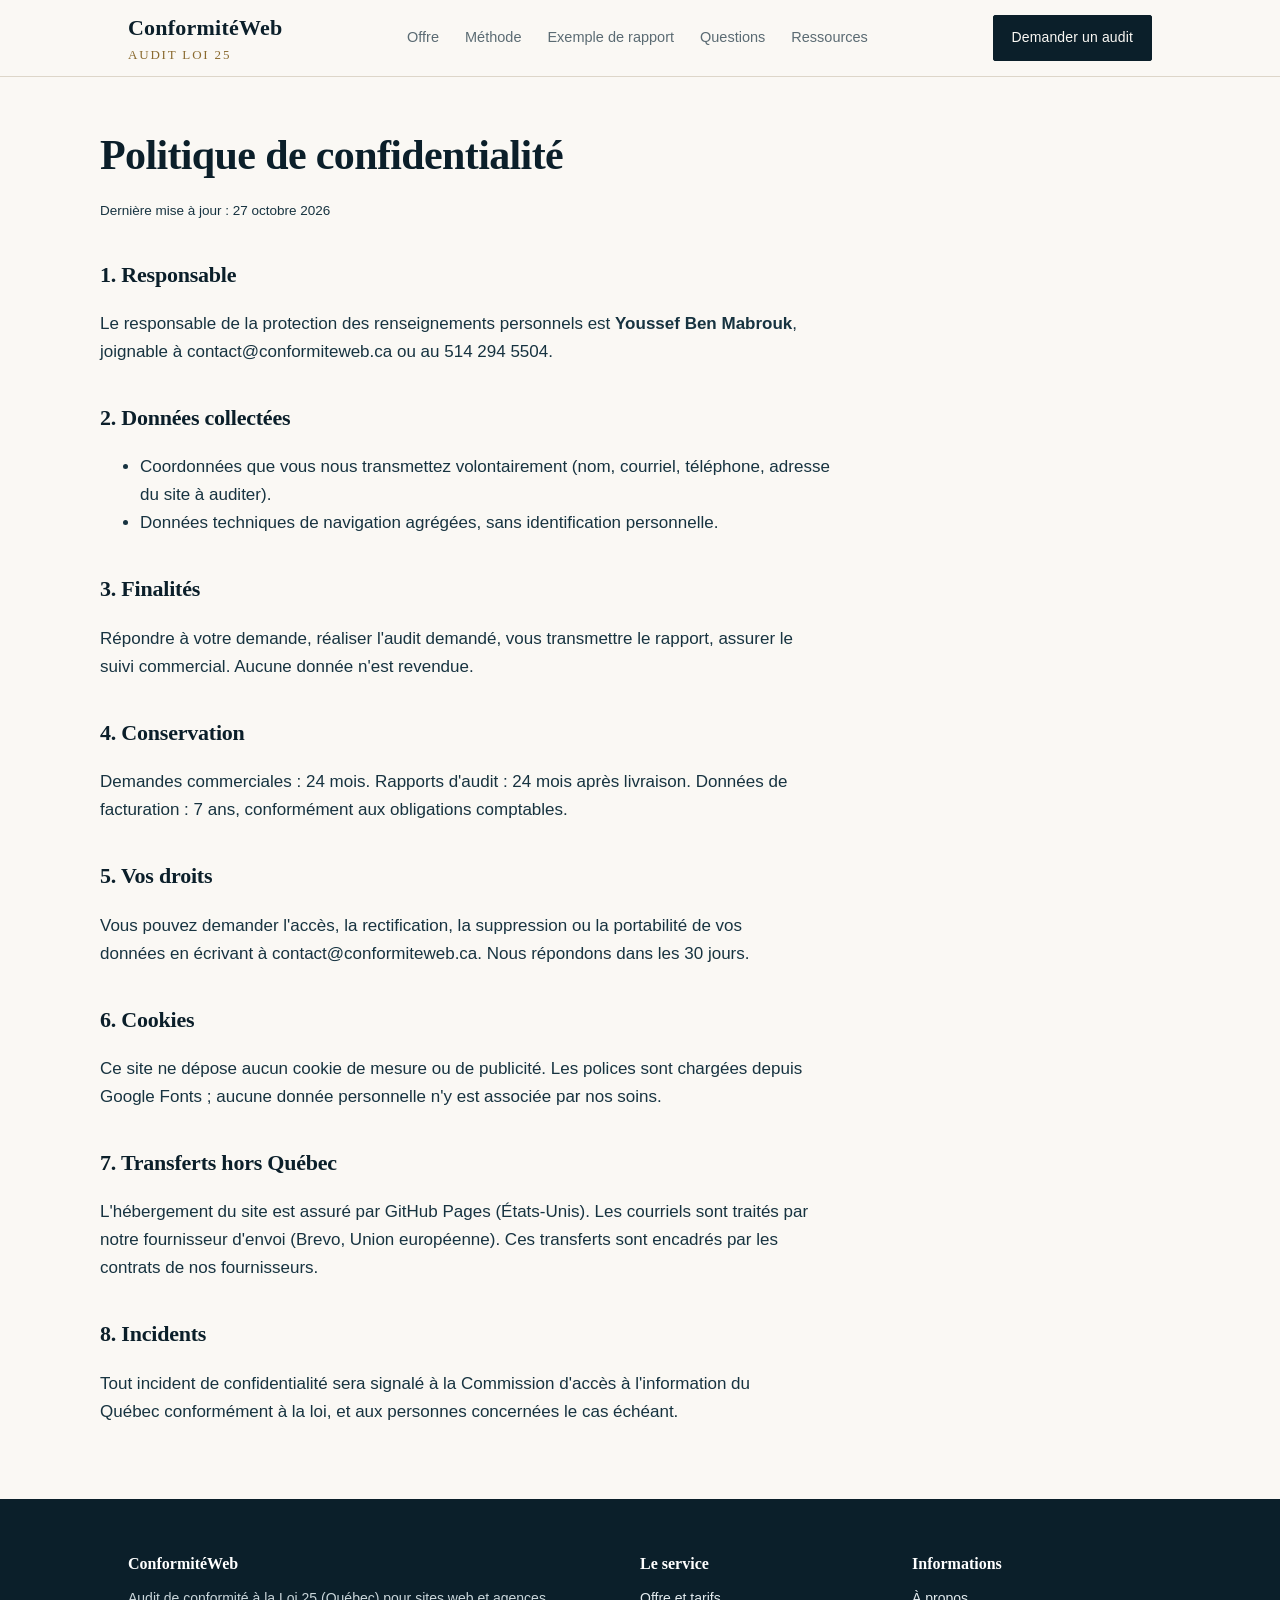
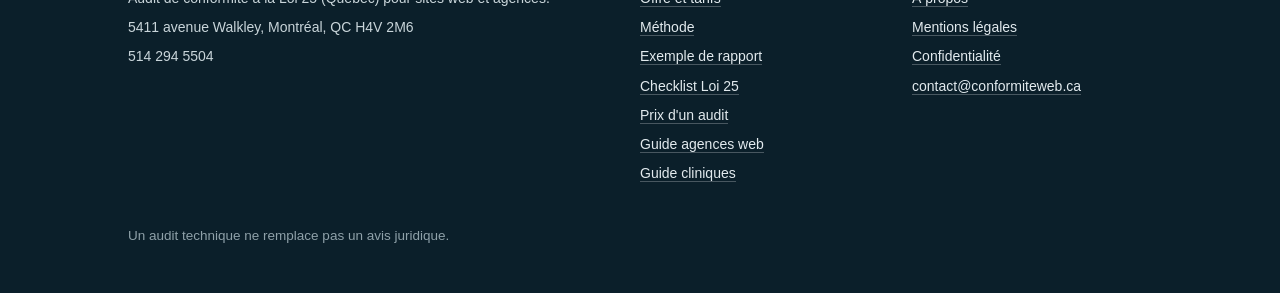
<file: confidentialite.html>
<!DOCTYPE html><html lang="fr"><head>
<meta charset="utf-8"><meta name="viewport" content="width=device-width,initial-scale=1">
<title>Politique de confidentialité — ConformitéWeb</title>
<meta name="description" content="Comment ConformitéWeb traite les données personnelles.">

<link rel="stylesheet" href="styles.css">

<link rel="canonical" href="https://conformiteweb.ca/confidentialite.html">
<meta property="og:type" content="website">
<meta property="og:site_name" content="ConformitéWeb">
<meta property="og:locale" content="fr_CA">
<meta property="og:title" content="Politique de confidentialité — ConformitéWeb">
<meta property="og:description" content="Données collectées, finalités, conservation, droits et transferts.">
<meta property="og:url" content="https://conformiteweb.ca/confidentialite.html">
<meta name="twitter:card" content="summary_large_image">
<meta property="og:image" content="https://conformiteweb.ca/og-image.jpg">
<meta property="og:image:width" content="1200">
<meta property="og:image:height" content="630">
<meta name="twitter:image" content="https://conformiteweb.ca/og-image.jpg">
<meta name="theme-color" content="#0b1f2a">
<script type="application/ld+json">{"@context":"https://schema.org","@type":"ProfessionalService","name":"ConformitéWeb","description":"Audit technique de conformité à la Loi 25 (Québec) pour sites web : 13 contrôles, rapport noté, correctifs prioritaires.","url":"https://conformiteweb.ca/","telephone":"+1-514-294-5504","email":"contact@conformiteweb.ca","address":{"@type":"PostalAddress","streetAddress":"5411 avenue Walkley","addressLocality":"Montréal","addressRegion":"QC","postalCode":"H4V 2M6","addressCountry":"CA"},"areaServed":{"@type":"AdministrativeArea","name":"Québec"},"priceRange":"$","serviceType":"Audit de conformité Loi 25"}</script>
<link rel="icon" href="/favicon.svg" type="image/svg+xml">
<script data-goatcounter="https://conformiteweb.goatcounter.com/count" async src="//gc.zgo.at/count.js"></script>
</head><body><header class="site"><div class="wrap nav">
<a class="brand" href="index.html"><b>ConformitéWeb</b><span>Audit Loi 25</span></a>
<nav class="tabs">
<a href="index.html#offre">Offre</a><a href="index.html#methode">Méthode</a>
<a href="exemple-rapport.html">Exemple de rapport</a><a href="index.html#faq">Questions</a><a href="loi-25-site-web-checklist.html">Ressources</a>
</nav>
<a class="btn btn-sm" href="audit-gratuit.html">Demander un audit</a>
</div></header>
<main><div class="wrap legal">
<h1>Politique de confidentialité</h1>
<p class="small">Dernière mise à jour : 27 octobre 2026</p>
<h2>1. Responsable</h2>
<p>Le responsable de la protection des renseignements personnels est <b>Youssef Ben Mabrouk</b>, joignable à contact@conformiteweb.ca ou au 514 294 5504.</p>
<h2>2. Données collectées</h2>
<ul><li>Coordonnées que vous nous transmettez volontairement (nom, courriel, téléphone, adresse du site à auditer).</li>
<li>Données techniques de navigation agrégées, sans identification personnelle.</li></ul>
<h2>3. Finalités</h2>
<p>Répondre à votre demande, réaliser l'audit demandé, vous transmettre le rapport, assurer le suivi commercial. Aucune donnée n'est revendue.</p>
<h2>4. Conservation</h2>
<p>Demandes commerciales : 24 mois. Rapports d'audit : 24 mois après livraison. Données de facturation : 7 ans, conformément aux obligations comptables.</p>
<h2>5. Vos droits</h2>
<p>Vous pouvez demander l'accès, la rectification, la suppression ou la portabilité de vos données en écrivant à contact@conformiteweb.ca. Nous répondons dans les 30 jours.</p>
<h2>6. Cookies</h2>
<p>Ce site ne dépose aucun cookie de mesure ou de publicité. Les polices sont chargées depuis Google Fonts ; aucune donnée personnelle n'y est associée par nos soins.</p>
<h2>7. Transferts hors Québec</h2>
<p>L'hébergement du site est assuré par GitHub Pages (États-Unis). Les courriels sont traités par notre fournisseur d'envoi (Brevo, Union européenne). Ces transferts sont encadrés par les contrats de nos fournisseurs.</p>
<h2>8. Incidents</h2>
<p>Tout incident de confidentialité sera signalé à la Commission d'accès à l'information du Québec conformément à la loi, et aux personnes concernées le cas échéant.</p>
</div></main><footer class="site"><div class="wrap">
<div class="cols">
<div><h4>ConformitéWeb</h4>
<p>Audit de conformité à la Loi 25 (Québec) pour sites web et agences.</p>
<p>5411 avenue Walkley, Montréal, QC H4V 2M6</p>
<p>514 294 5504</p></div>
<div><h4>Le service</h4>
<p><a href="index.html#offre">Offre et tarifs</a></p>
<p><a href="index.html#methode">Méthode</a></p>
<p><a href="exemple-rapport.html">Exemple de rapport</a></p>
<p><a href="loi-25-site-web-checklist.html">Checklist Loi 25</a></p>
<p><a href="prix-audit-loi-25.html">Prix d'un audit</a></p><p><a href="loi-25-agences-web.html">Guide agences web</a></p><p><a href="loi-25-cliniques-dentistes.html">Guide cliniques</a></p></div>
<div><h4>Informations</h4>
<p><a href="a-propos.html">À propos</a></p><p><a href="mentions-legales.html">Mentions légales</a></p>
<p><a href="confidentialite.html">Confidentialité</a></p>
<p><a href="mailto:contact@conformiteweb.ca">contact@conformiteweb.ca</a></p></div>
</div>
<p class="small" style="margin-top:34px;color:#8fa1a9">Un audit technique ne remplace pas un avis juridique.</p>
</div></footer><div class="cta-mobile"><a class="p" href="audit-gratuit.html">Demander un audit</a><a class="s" href="tel:+15142945504">Appeler</a></div>
</body></html>
</file>
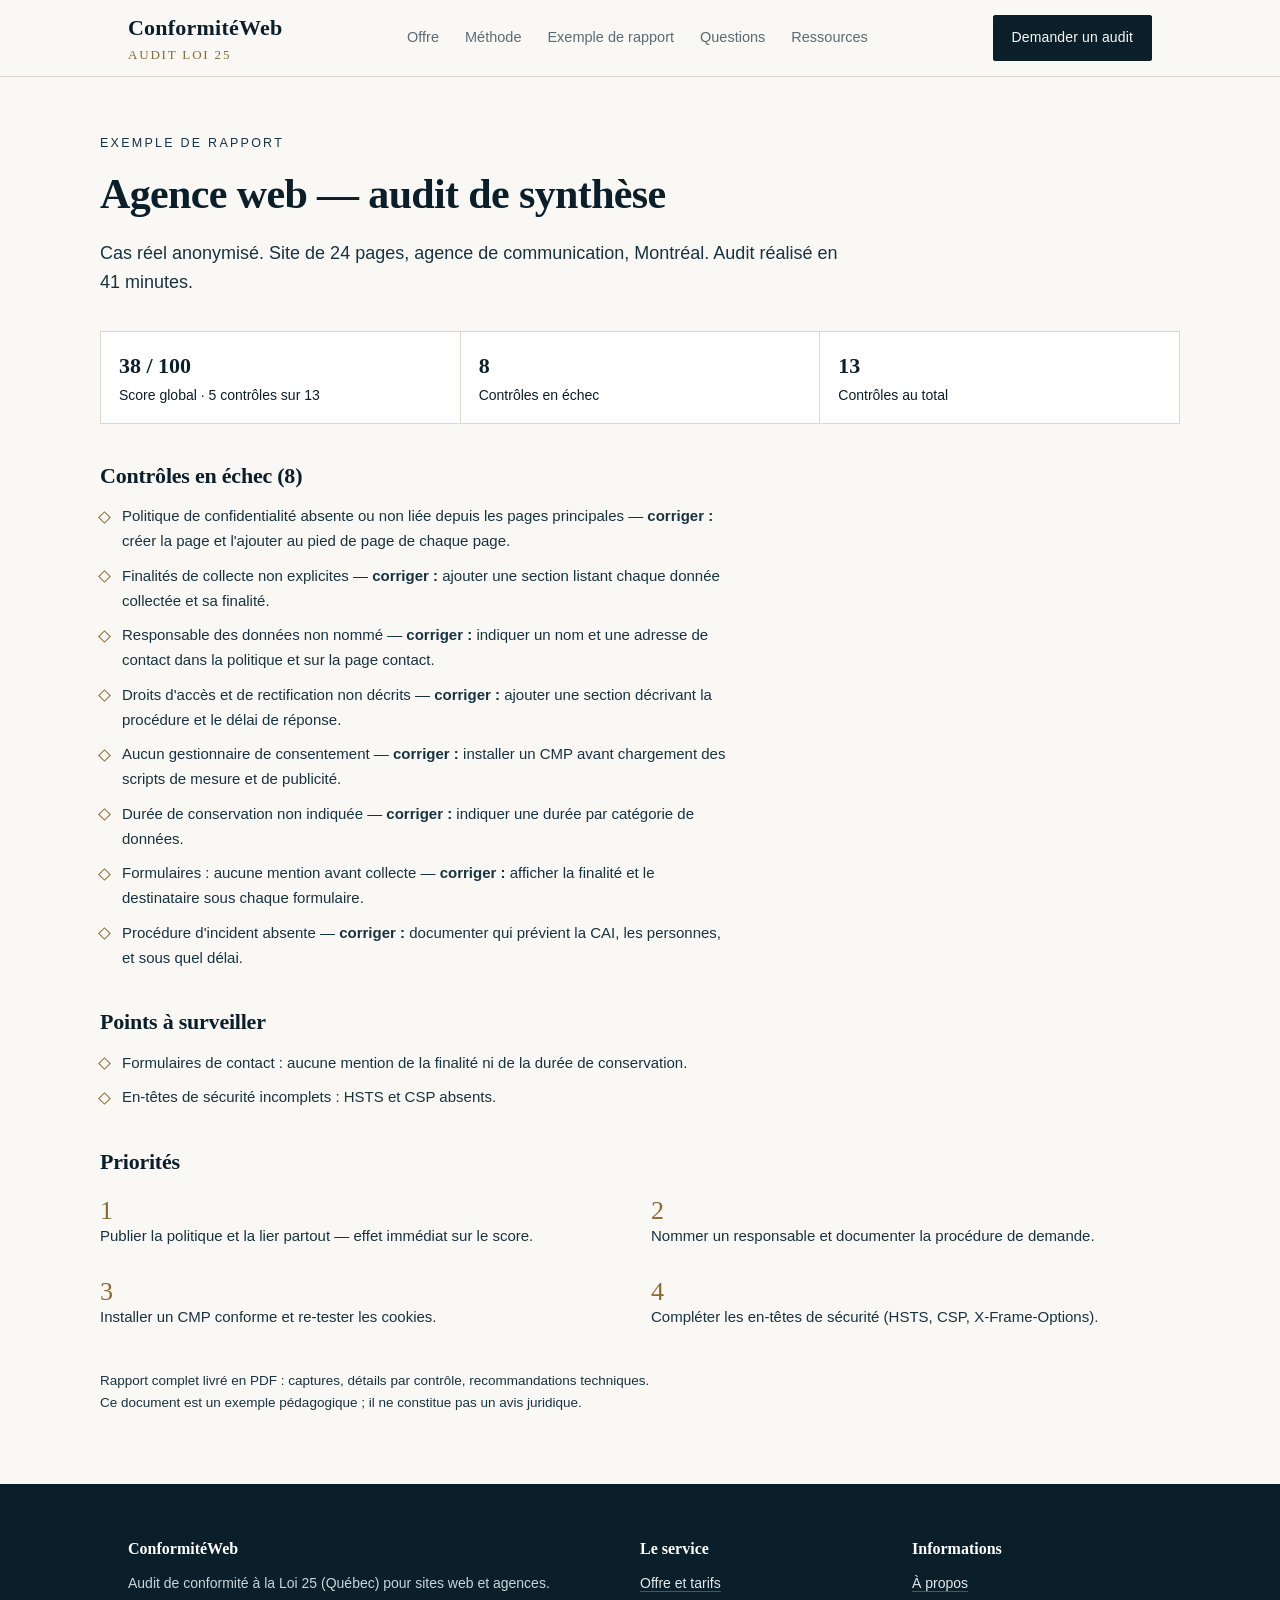
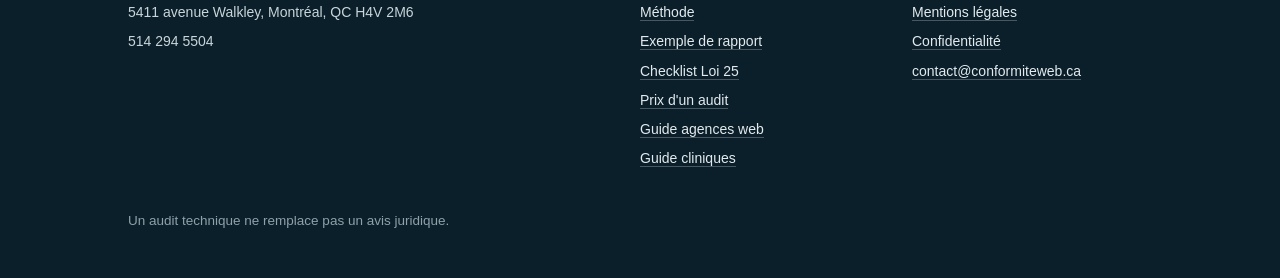
<file: exemple-rapport.html>
<!DOCTYPE html><html lang="fr"><head>
<meta charset="utf-8"><meta name="viewport" content="width=device-width,initial-scale=1">
<title>Exemple de rapport — ConformitéWeb</title>
<meta name="description" content="Extrait d'un rapport d'audit Loi 25 : score, contrôles, correctifs.">

<link rel="stylesheet" href="styles.css">

<link rel="canonical" href="https://conformiteweb.ca/exemple-rapport.html">
<meta property="og:type" content="website">
<meta property="og:site_name" content="ConformitéWeb">
<meta property="og:locale" content="fr_CA">
<meta property="og:title" content="Exemple de rapport d'audit Loi 25 — ConformitéWeb">
<meta property="og:description" content="Extrait d'un rapport d'audit Loi 25 : score sur 100, contrôles en échec, correctifs et priorités.">
<meta property="og:url" content="https://conformiteweb.ca/exemple-rapport.html">
<meta name="twitter:card" content="summary_large_image">
<meta property="og:image" content="https://conformiteweb.ca/og-image.jpg">
<meta property="og:image:width" content="1200">
<meta property="og:image:height" content="630">
<meta name="twitter:image" content="https://conformiteweb.ca/og-image.jpg">
<meta name="theme-color" content="#0b1f2a">
<script type="application/ld+json">{"@context":"https://schema.org","@type":"ProfessionalService","name":"ConformitéWeb","description":"Audit technique de conformité à la Loi 25 (Québec) pour sites web : 13 contrôles, rapport noté, correctifs prioritaires.","url":"https://conformiteweb.ca/","telephone":"+1-514-294-5504","email":"contact@conformiteweb.ca","address":{"@type":"PostalAddress","streetAddress":"5411 avenue Walkley","addressLocality":"Montréal","addressRegion":"QC","postalCode":"H4V 2M6","addressCountry":"CA"},"areaServed":{"@type":"AdministrativeArea","name":"Québec"},"priceRange":"$","serviceType":"Audit de conformité Loi 25"}</script>
<link rel="icon" href="/favicon.svg" type="image/svg+xml">
<script data-goatcounter="https://conformiteweb.goatcounter.com/count" async src="//gc.zgo.at/count.js"></script>
</head><body><header class="site"><div class="wrap nav">
<a class="brand" href="index.html"><b>ConformitéWeb</b><span>Audit Loi 25</span></a>
<nav class="tabs">
<a href="index.html#offre">Offre</a><a href="index.html#methode">Méthode</a>
<a href="exemple-rapport.html">Exemple de rapport</a><a href="index.html#faq">Questions</a><a href="loi-25-site-web-checklist.html">Ressources</a>
</nav>
<a class="btn btn-sm" href="audit-gratuit.html">Demander un audit</a>
</div></header>
<main><div class="wrap legal">
<p class="kicker">Exemple de rapport</p>
<h1>Agence web — audit de synthèse</h1>
<p class="lede" style="font-size:18px">Cas réel anonymisé. Site de 24 pages, agence de communication, Montréal. Audit réalisé en 41 minutes.</p>
<div class="sample" style="margin:34px 0">
<div><b>38 / 100</b>Score global · 5 contrôles sur 13</div>
<div><b>8</b>Contrôles en échec</div>
<div><b>13</b>Contrôles au total</div>
</div>
<h2>Contrôles en échec (8)</h2>
<ul class="checks" style="grid-template-columns:1fr">
<li>Politique de confidentialité absente ou non liée depuis les pages principales — <b>corriger :</b> créer la page et l'ajouter au pied de page de chaque page.</li>
<li>Finalités de collecte non explicites — <b>corriger :</b> ajouter une section listant chaque donnée collectée et sa finalité.</li>
<li>Responsable des données non nommé — <b>corriger :</b> indiquer un nom et une adresse de contact dans la politique et sur la page contact.</li>
<li>Droits d'accès et de rectification non décrits — <b>corriger :</b> ajouter une section décrivant la procédure et le délai de réponse.</li>
<li>Aucun gestionnaire de consentement — <b>corriger :</b> installer un CMP avant chargement des scripts de mesure et de publicité.</li>
<li>Durée de conservation non indiquée — <b>corriger :</b> indiquer une durée par catégorie de données.</li>
<li>Formulaires : aucune mention avant collecte — <b>corriger :</b> afficher la finalité et le destinataire sous chaque formulaire.</li>
<li>Procédure d'incident absente — <b>corriger :</b> documenter qui prévient la CAI, les personnes, et sous quel délai.</li>
</ul>
<h2>Points à surveiller</h2>
<ul class="checks" style="grid-template-columns:1fr">
<li>Formulaires de contact : aucune mention de la finalité ni de la durée de conservation.</li>
<li>En-têtes de sécurité incomplets : HSTS et CSP absents.</li>
</ul>
<h2>Priorités</h2>
<ol class="steps" style="grid-template-columns:1fr 1fr">
<li>Publier la politique et la lier partout — effet immédiat sur le score.</li>
<li>Nommer un responsable et documenter la procédure de demande.</li>
<li>Installer un CMP conforme et re-tester les cookies.</li>
<li>Compléter les en-têtes de sécurité (HSTS, CSP, X-Frame-Options).</li>
</ol>
<p class="small" style="margin-top:40px">Rapport complet livré en PDF : captures, détails par contrôle, recommandations techniques. Ce document est un exemple pédagogique ; il ne constitue pas un avis juridique.</p>
</div></main><footer class="site"><div class="wrap">
<div class="cols">
<div><h4>ConformitéWeb</h4>
<p>Audit de conformité à la Loi 25 (Québec) pour sites web et agences.</p>
<p>5411 avenue Walkley, Montréal, QC H4V 2M6</p>
<p>514 294 5504</p></div>
<div><h4>Le service</h4>
<p><a href="index.html#offre">Offre et tarifs</a></p>
<p><a href="index.html#methode">Méthode</a></p>
<p><a href="exemple-rapport.html">Exemple de rapport</a></p>
<p><a href="loi-25-site-web-checklist.html">Checklist Loi 25</a></p>
<p><a href="prix-audit-loi-25.html">Prix d'un audit</a></p><p><a href="loi-25-agences-web.html">Guide agences web</a></p><p><a href="loi-25-cliniques-dentistes.html">Guide cliniques</a></p></div>
<div><h4>Informations</h4>
<p><a href="a-propos.html">À propos</a></p><p><a href="mentions-legales.html">Mentions légales</a></p>
<p><a href="confidentialite.html">Confidentialité</a></p>
<p><a href="mailto:contact@conformiteweb.ca">contact@conformiteweb.ca</a></p></div>
</div>
<p class="small" style="margin-top:34px;color:#8fa1a9">Un audit technique ne remplace pas un avis juridique.</p>
</div></footer><div class="cta-mobile"><a class="p" href="audit-gratuit.html">Demander un audit</a><a class="s" href="tel:+15142945504">Appeler</a></div>
</body></html>
</file>
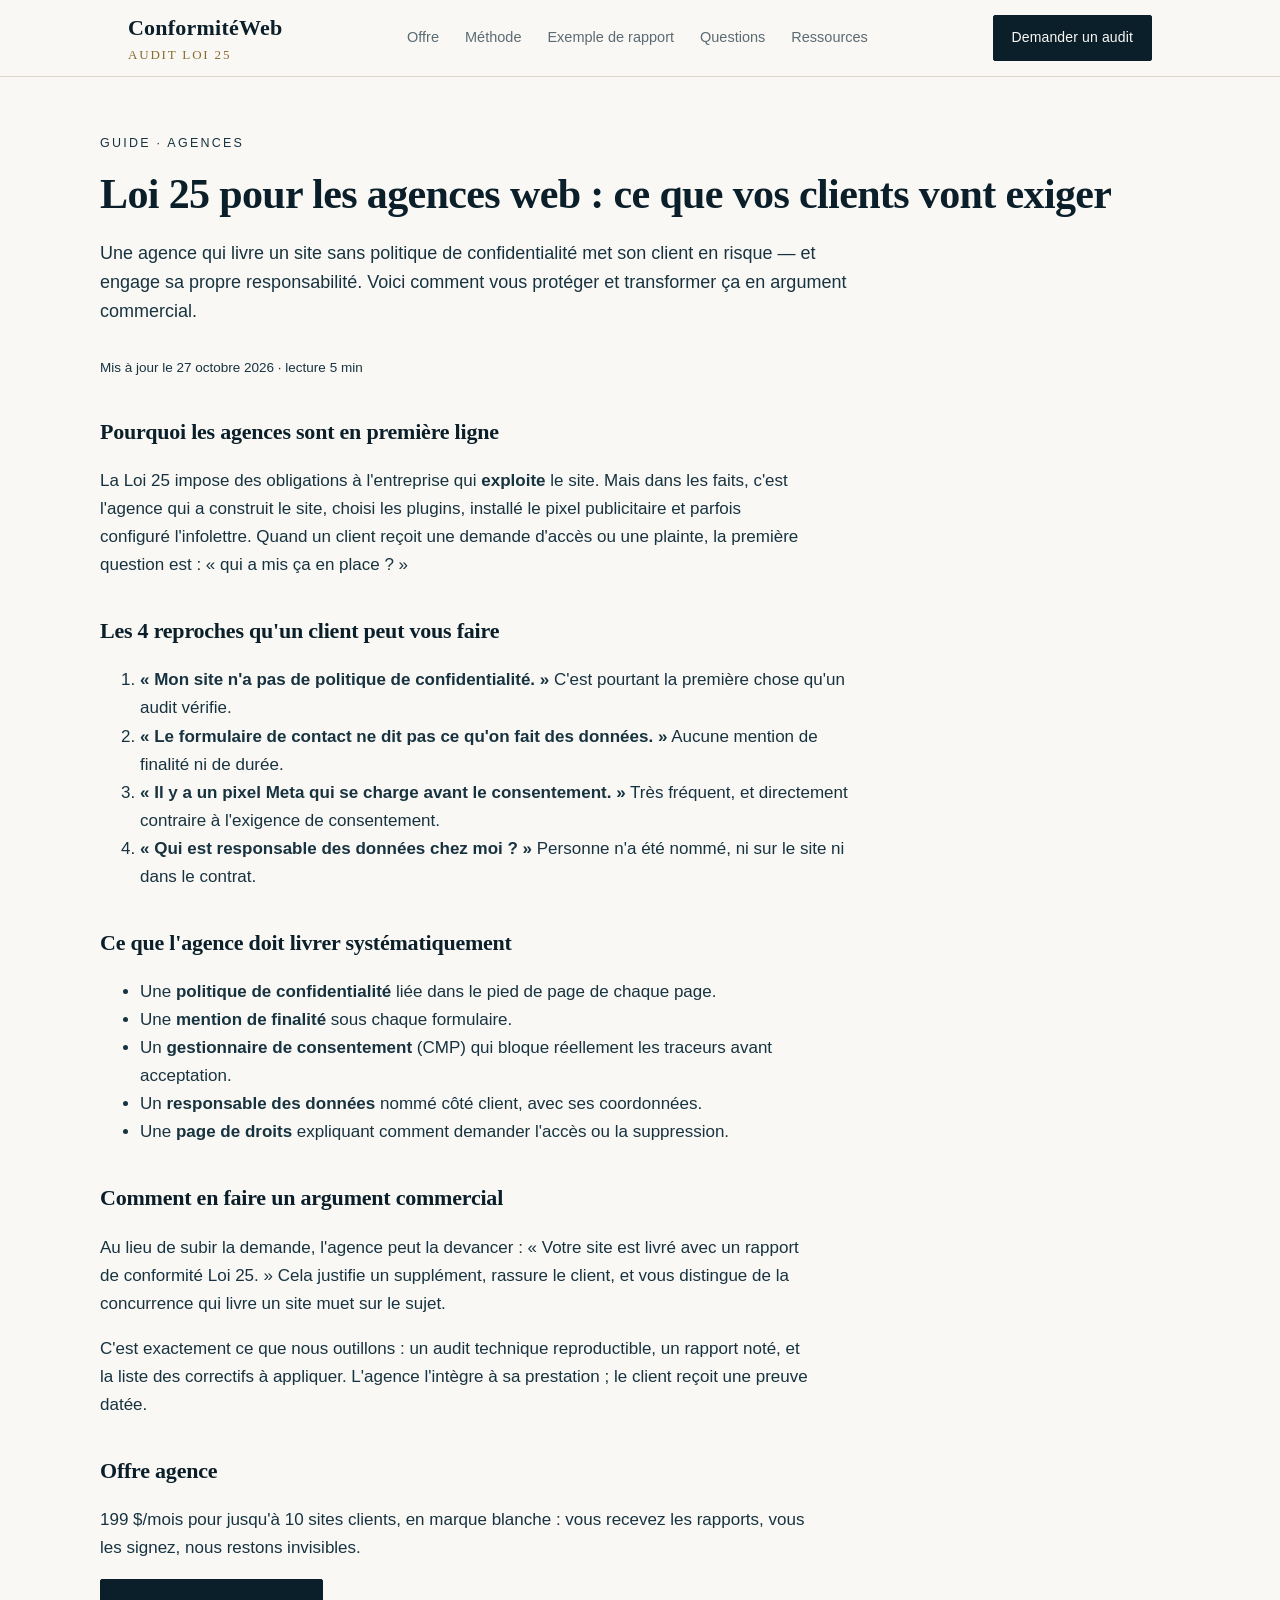
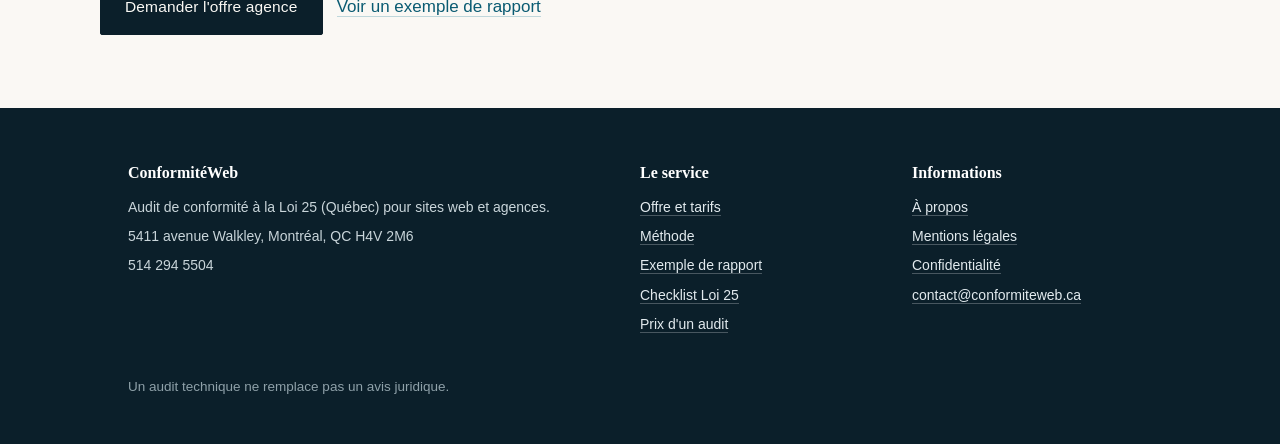
<file: loi-25-agences-web.html>
<!DOCTYPE html><html lang="fr"><head>
<meta charset="utf-8"><meta name="viewport" content="width=device-width,initial-scale=1">
<title>Loi 25 pour les agences web : ce que vos clients vont exiger</title>
<meta name="description" content="Vos clients vous demanderont bientôt une preuve de conformité Loi 25. Voici ce qu'une agence web doit préparer, et comment répondre sans devenir juriste.">
<link rel="canonical" href="https://conformiteweb.ca/loi-25-agences-web.html">
<meta property="og:type" content="article"><meta property="og:site_name" content="ConformitéWeb"><meta property="og:locale" content="fr_CA">
<meta property="og:title" content="Loi 25 pour les agences web : ce que vos clients vont exiger"><meta property="og:description" content="Vos clients vous demanderont bientôt une preuve de conformité Loi 25. Voici ce qu'une agence web doit préparer, et comment répondre sans devenir juriste."><meta property="og:url" content="https://conformiteweb.ca/loi-25-agences-web.html">
<meta property="og:image" content="https://conformiteweb.ca/og-image.jpg"><meta property="og:image:width" content="1200"><meta property="og:image:height" content="630">
<meta name="twitter:card" content="summary_large_image"><meta name="twitter:image" content="https://conformiteweb.ca/og-image.jpg">
<meta name="theme-color" content="#0b1f2a">
<link rel="icon" href="/favicon.svg" type="image/svg+xml">
<link rel="stylesheet" href="styles.css">
<script type="application/ld+json">{"@context":"https://schema.org","@type":"Article","headline":"Loi 25 pour les agences web : ce que vos clients vont exiger","author":{"@type":"Person","name":"Youssef Ben Mabrouk"},"publisher":{"@type":"Organization","name":"ConformitéWeb"},"datePublished":"2026-10-27","dateModified":"2026-10-27","mainEntityOfPage":"https://conformiteweb.ca/loi-25-agences-web.html"}</script>
<script data-goatcounter="https://conformiteweb.goatcounter.com/count" async src="//gc.zgo.at/count.js"></script>
</head><body><header class="site"><div class="wrap nav">
<a class="brand" href="index.html"><b>ConformitéWeb</b><span>Audit Loi 25</span></a>
<nav class="tabs">
<a href="index.html#offre">Offre</a><a href="index.html#methode">Méthode</a>
<a href="exemple-rapport.html">Exemple de rapport</a><a href="index.html#faq">Questions</a><a href="loi-25-site-web-checklist.html">Ressources</a>
</nav>
<a class="btn btn-sm" href="audit-gratuit.html">Demander un audit</a>
</div></header>
<main><div class="wrap legal">
<p class="kicker">Guide · Agences</p>
<h1>Loi 25 pour les agences web : ce que vos clients vont exiger</h1>
<p class="lede" style="font-size:18px">Une agence qui livre un site sans politique de confidentialité met son client en risque — et engage sa propre responsabilité. Voici comment vous protéger et transformer ça en argument commercial.</p>
<p class="small">Mis à jour le 27 octobre 2026 · lecture 5 min</p>

<h2>Pourquoi les agences sont en première ligne</h2>
<p>La Loi 25 impose des obligations à l'entreprise qui <b>exploite</b> le site. Mais dans les faits, c'est l'agence qui a construit le site, choisi les plugins, installé le pixel publicitaire et parfois configuré l'infolettre. Quand un client reçoit une demande d'accès ou une plainte, la première question est : « qui a mis ça en place ? »</p>

<h2>Les 4 reproches qu'un client peut vous faire</h2>
<ol>
<li><b>« Mon site n'a pas de politique de confidentialité. »</b> C'est pourtant la première chose qu'un audit vérifie.</li>
<li><b>« Le formulaire de contact ne dit pas ce qu'on fait des données. »</b> Aucune mention de finalité ni de durée.</li>
<li><b>« Il y a un pixel Meta qui se charge avant le consentement. »</b> Très fréquent, et directement contraire à l'exigence de consentement.</li>
<li><b>« Qui est responsable des données chez moi ? »</b> Personne n'a été nommé, ni sur le site ni dans le contrat.</li>
</ol>

<h2>Ce que l'agence doit livrer systématiquement</h2>
<ul>
<li>Une <b>politique de confidentialité</b> liée dans le pied de page de chaque page.</li>
<li>Une <b>mention de finalité</b> sous chaque formulaire.</li>
<li>Un <b>gestionnaire de consentement</b> (CMP) qui bloque réellement les traceurs avant acceptation.</li>
<li>Un <b>responsable des données</b> nommé côté client, avec ses coordonnées.</li>
<li>Une <b>page de droits</b> expliquant comment demander l'accès ou la suppression.</li>
</ul>

<h2>Comment en faire un argument commercial</h2>
<p>Au lieu de subir la demande, l'agence peut la devancer : « Votre site est livré avec un rapport de conformité Loi 25. » Cela justifie un supplément, rassure le client, et vous distingue de la concurrence qui livre un site muet sur le sujet.</p>
<p>C'est exactement ce que nous outillons : un audit technique reproductible, un rapport noté, et la liste des correctifs à appliquer. L'agence l'intègre à sa prestation ; le client reçoit une preuve datée.</p>

<h2>Offre agence</h2>
<p>199 $/mois pour jusqu'à 10 sites clients, en marque blanche : vous recevez les rapports, vous les signez, nous restons invisibles.</p>
<p><a class="btn" href="mailto:contact@conformiteweb.ca?subject=Offre%20agence%20-%20199%20%24%2Fmois">Demander l'offre agence</a> &nbsp; <a href="exemple-rapport.html">Voir un exemple de rapport</a></p>
</div></main><footer class="site"><div class="wrap"><div class="cols">
<div><h4>ConformitéWeb</h4><p>Audit de conformité à la Loi 25 (Québec) pour sites web et agences.</p><p>5411 avenue Walkley, Montréal, QC H4V 2M6</p><p>514 294 5504</p></div>
<div><h4>Le service</h4><p><a href="index.html#offre">Offre et tarifs</a></p><p><a href="index.html#methode">Méthode</a></p><p><a href="exemple-rapport.html">Exemple de rapport</a></p><p><a href="loi-25-site-web-checklist.html">Checklist Loi 25</a></p><p><a href="prix-audit-loi-25.html">Prix d'un audit</a></p></div>
<div><h4>Informations</h4><p><a href="a-propos.html">À propos</a></p><p><a href="mentions-legales.html">Mentions légales</a></p><p><a href="confidentialite.html">Confidentialité</a></p><p><a href="mailto:contact@conformiteweb.ca">contact@conformiteweb.ca</a></p></div>
</div><p class="small" style="margin-top:34px;color:#8fa1a9">Un audit technique ne remplace pas un avis juridique.</p></div></footer><div class="cta-mobile"><a class="p" href="audit-gratuit.html">Demander un audit</a><a class="s" href="tel:+15142945504">Appeler</a></div>
</body></html>
</file>
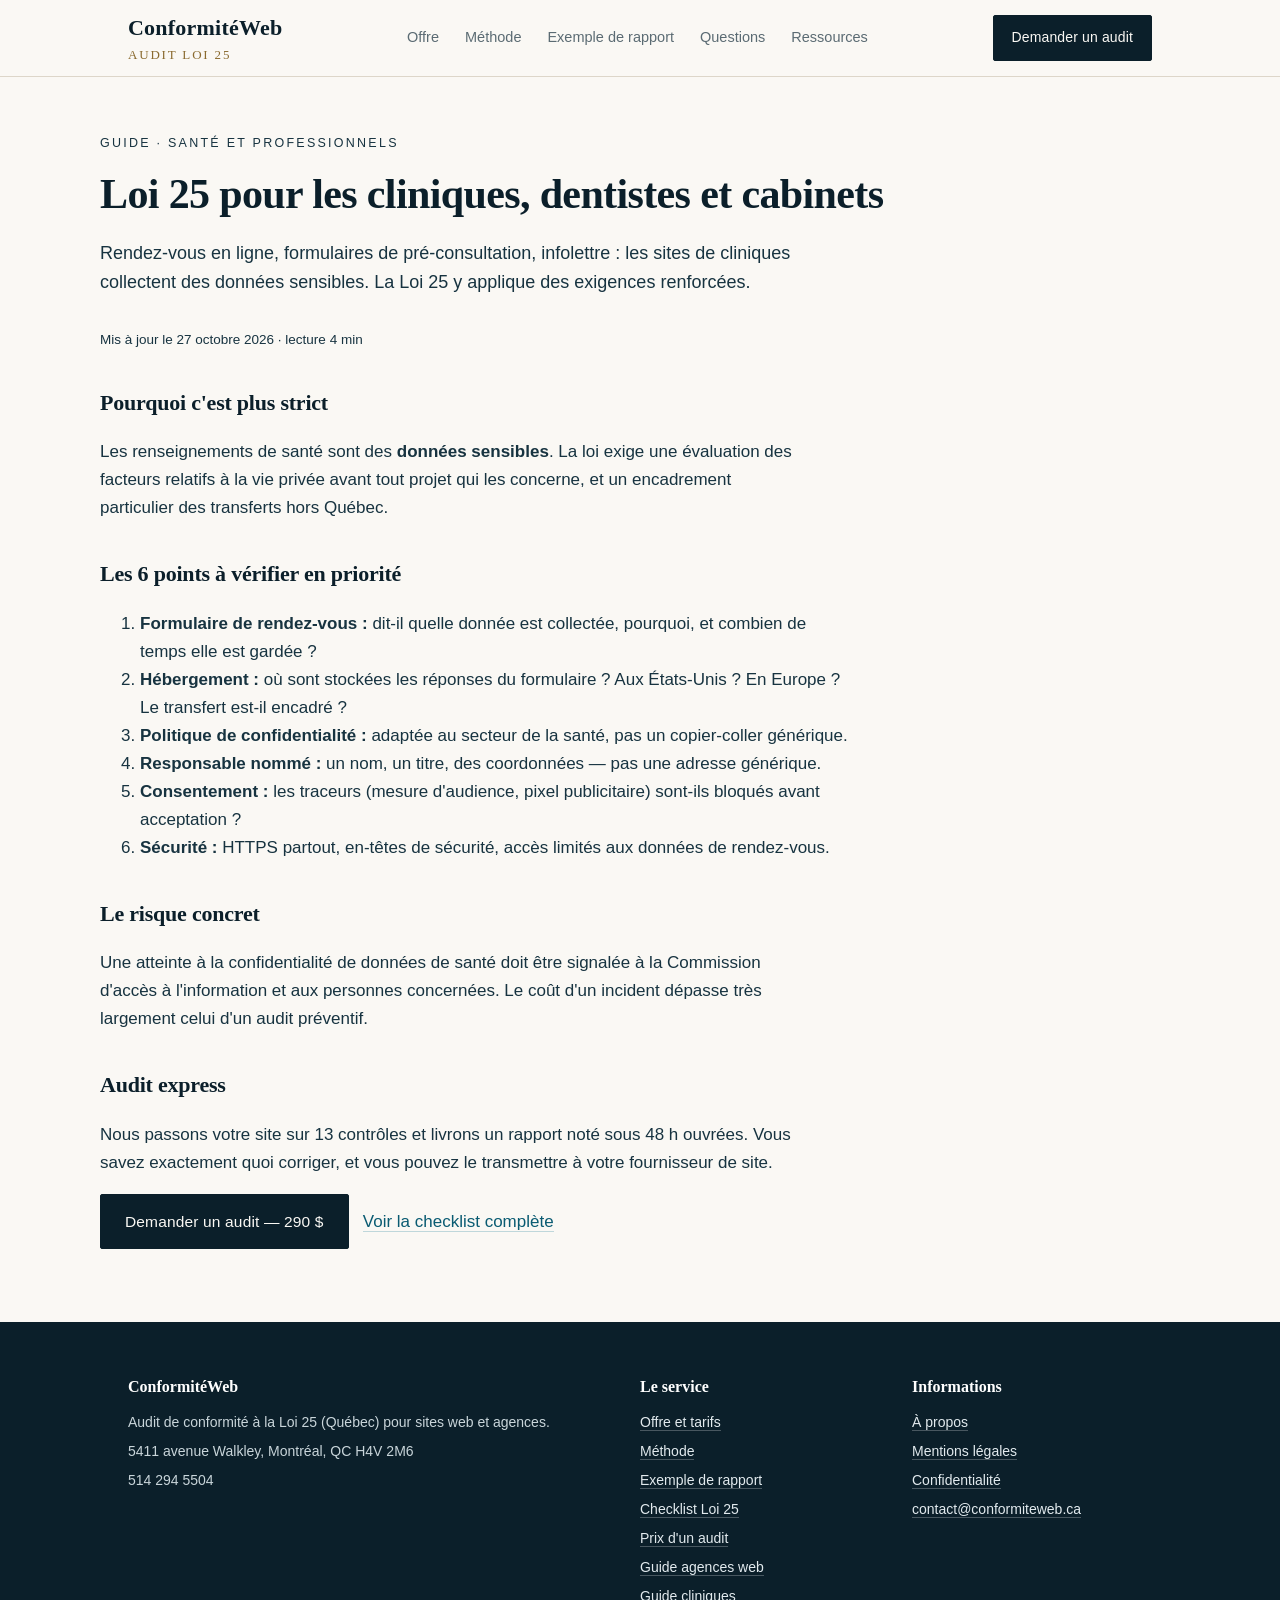
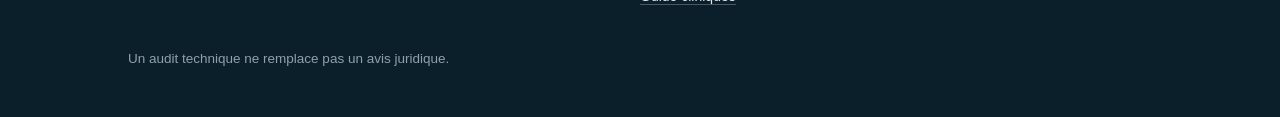
<file: loi-25-cliniques-dentistes.html>
<!DOCTYPE html><html lang="fr"><head>
<meta charset="utf-8"><meta name="viewport" content="width=device-width,initial-scale=1">
<title>Loi 25 pour les cliniques, dentistes et cabinets</title>
<meta name="description" content="Les cliniques et cabinets détiennent des données de santé : la Loi 25 y est plus exigeante. Voici les points à vérifier en priorité sur votre site.">
<link rel="canonical" href="https://conformiteweb.ca/loi-25-cliniques-dentistes.html">
<meta property="og:type" content="article"><meta property="og:site_name" content="ConformitéWeb"><meta property="og:locale" content="fr_CA">
<meta property="og:title" content="Loi 25 pour les cliniques, dentistes et cabinets"><meta property="og:description" content="Les cliniques et cabinets détiennent des données de santé : la Loi 25 y est plus exigeante. Voici les points à vérifier en priorité sur votre site."><meta property="og:url" content="https://conformiteweb.ca/loi-25-cliniques-dentistes.html">
<meta property="og:image" content="https://conformiteweb.ca/og-image.jpg"><meta property="og:image:width" content="1200"><meta property="og:image:height" content="630">
<meta name="twitter:card" content="summary_large_image"><meta name="twitter:image" content="https://conformiteweb.ca/og-image.jpg">
<meta name="theme-color" content="#0b1f2a">
<link rel="icon" href="/favicon.svg" type="image/svg+xml">
<link rel="stylesheet" href="styles.css">
<script type="application/ld+json">{"@context":"https://schema.org","@type":"Article","headline":"Loi 25 pour les cliniques, dentistes et cabinets","author":{"@type":"Person","name":"Youssef Ben Mabrouk"},"publisher":{"@type":"Organization","name":"ConformitéWeb"},"datePublished":"2026-10-27","dateModified":"2026-10-27","mainEntityOfPage":"https://conformiteweb.ca/loi-25-cliniques-dentistes.html"}</script>
<script data-goatcounter="https://conformiteweb.goatcounter.com/count" async src="//gc.zgo.at/count.js"></script>
</head><body><header class="site"><div class="wrap nav">
<a class="brand" href="index.html"><b>ConformitéWeb</b><span>Audit Loi 25</span></a>
<nav class="tabs">
<a href="index.html#offre">Offre</a><a href="index.html#methode">Méthode</a>
<a href="exemple-rapport.html">Exemple de rapport</a><a href="index.html#faq">Questions</a><a href="loi-25-site-web-checklist.html">Ressources</a>
</nav>
<a class="btn btn-sm" href="audit-gratuit.html">Demander un audit</a>
</div></header>
<main><div class="wrap legal">
<p class="kicker">Guide · Santé et professionnels</p>
<h1>Loi 25 pour les cliniques, dentistes et cabinets</h1>
<p class="lede" style="font-size:18px">Rendez-vous en ligne, formulaires de pré-consultation, infolettre : les sites de cliniques collectent des données sensibles. La Loi 25 y applique des exigences renforcées.</p>
<p class="small">Mis à jour le 27 octobre 2026 · lecture 4 min</p>

<h2>Pourquoi c'est plus strict</h2>
<p>Les renseignements de santé sont des <b>données sensibles</b>. La loi exige une évaluation des facteurs relatifs à la vie privée avant tout projet qui les concerne, et un encadrement particulier des transferts hors Québec.</p>

<h2>Les 6 points à vérifier en priorité</h2>
<ol>
<li><b>Formulaire de rendez-vous :</b> dit-il quelle donnée est collectée, pourquoi, et combien de temps elle est gardée ?</li>
<li><b>Hébergement :</b> où sont stockées les réponses du formulaire ? Aux États-Unis ? En Europe ? Le transfert est-il encadré ?</li>
<li><b>Politique de confidentialité :</b> adaptée au secteur de la santé, pas un copier-coller générique.</li>
<li><b>Responsable nommé :</b> un nom, un titre, des coordonnées — pas une adresse générique.</li>
<li><b>Consentement :</b> les traceurs (mesure d'audience, pixel publicitaire) sont-ils bloqués avant acceptation ?</li>
<li><b>Sécurité :</b> HTTPS partout, en-têtes de sécurité, accès limités aux données de rendez-vous.</li>
</ol>

<h2>Le risque concret</h2>
<p>Une atteinte à la confidentialité de données de santé doit être signalée à la Commission d'accès à l'information et aux personnes concernées. Le coût d'un incident dépasse très largement celui d'un audit préventif.</p>

<h2>Audit express</h2>
<p>Nous passons votre site sur 13 contrôles et livrons un rapport noté sous 48 h ouvrées. Vous savez exactement quoi corriger, et vous pouvez le transmettre à votre fournisseur de site.</p>
<p><a class="btn" href="mailto:contact@conformiteweb.ca?subject=Audit%20Loi%2025%20-%20clinique">Demander un audit — 290 $</a> &nbsp; <a href="loi-25-site-web-checklist.html">Voir la checklist complète</a></p>
</div></main><footer class="site"><div class="wrap"><div class="cols">
<div><h4>ConformitéWeb</h4><p>Audit de conformité à la Loi 25 (Québec) pour sites web et agences.</p><p>5411 avenue Walkley, Montréal, QC H4V 2M6</p><p>514 294 5504</p></div>
<div><h4>Le service</h4><p><a href="index.html#offre">Offre et tarifs</a></p><p><a href="index.html#methode">Méthode</a></p><p><a href="exemple-rapport.html">Exemple de rapport</a></p><p><a href="loi-25-site-web-checklist.html">Checklist Loi 25</a></p><p><a href="prix-audit-loi-25.html">Prix d'un audit</a></p><p><a href="loi-25-agences-web.html">Guide agences web</a></p><p><a href="loi-25-cliniques-dentistes.html">Guide cliniques</a></p></div>
<div><h4>Informations</h4><p><a href="a-propos.html">À propos</a></p><p><a href="mentions-legales.html">Mentions légales</a></p><p><a href="confidentialite.html">Confidentialité</a></p><p><a href="mailto:contact@conformiteweb.ca">contact@conformiteweb.ca</a></p></div>
</div><p class="small" style="margin-top:34px;color:#8fa1a9">Un audit technique ne remplace pas un avis juridique.</p></div></footer><div class="cta-mobile"><a class="p" href="audit-gratuit.html">Demander un audit</a><a class="s" href="tel:+15142945504">Appeler</a></div>
</body></html>
</file>
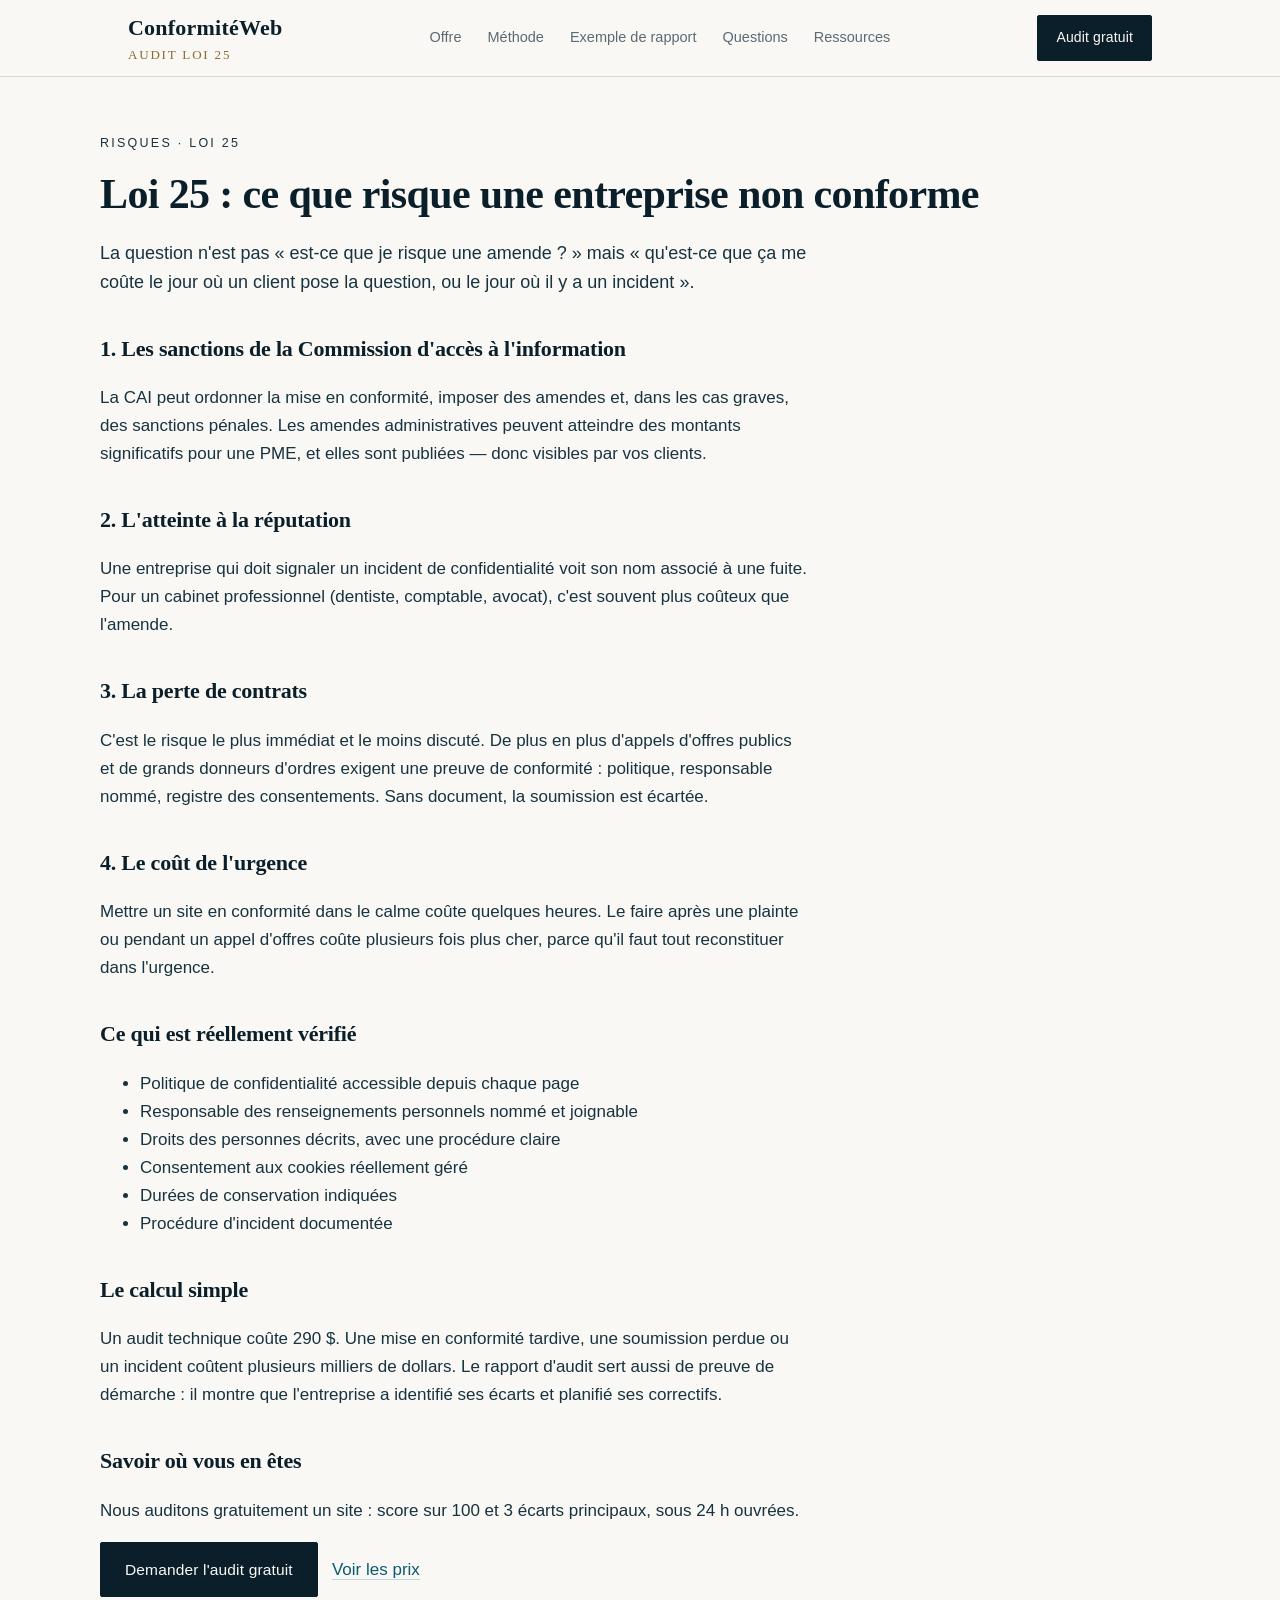
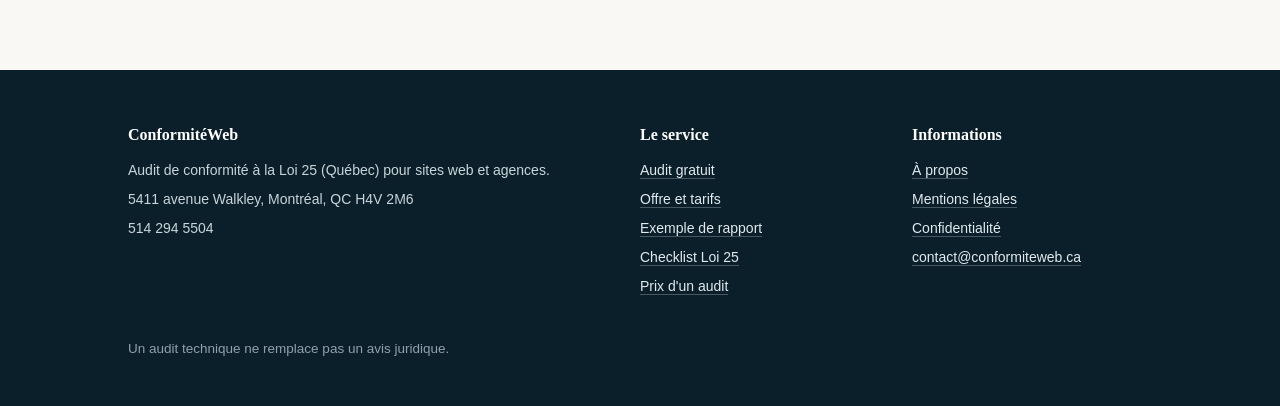
<file: loi-25-sanctions-risques.html>
<!DOCTYPE html><html lang="fr"><head>
<meta charset="utf-8"><meta name="viewport" content="width=device-width,initial-scale=1">
<title>Loi 25 : sanctions et risques pour une entreprise non conforme</title>
<meta name="description" content="Quels sont les risques réels d'une non-conformité à la Loi 25 au Québec : sanctions de la CAI, atteinte à la réputation, perte de contrats. Ce que ça coûte concrètement.">
<link rel="canonical" href="https://conformiteweb.ca/loi-25-sanctions-risques.html">
<meta property="og:type" content="article"><meta property="og:site_name" content="ConformitéWeb"><meta property="og:locale" content="fr_CA">
<meta property="og:title" content="Loi 25 : sanctions et risques pour une entreprise non conforme"><meta property="og:description" content="Quels sont les risques réels d'une non-conformité à la Loi 25 au Québec : sanctions de la CAI, atteinte à la réputation, perte de contrats. Ce que ça coûte concrètement."><meta property="og:url" content="https://conformiteweb.ca/loi-25-sanctions-risques.html">
<meta property="og:image" content="https://conformiteweb.ca/og-image.jpg"><meta property="og:image:width" content="1200"><meta property="og:image:height" content="630">
<meta name="twitter:card" content="summary_large_image"><meta name="twitter:image" content="https://conformiteweb.ca/og-image.jpg">
<meta name="theme-color" content="#0b1f2a">
<link rel="icon" href="/favicon.svg" type="image/svg+xml">
<link rel="stylesheet" href="styles.css">
<script type="application/ld+json">{"@context":"https://schema.org","@type":"Article","headline":"Loi 25 : sanctions et risques pour une entreprise non conforme","author":{"@type":"Person","name":"Youssef Ben Mabrouk"},"publisher":{"@type":"Organization","name":"ConformitéWeb"},"datePublished":"2026-10-27","dateModified":"2026-10-27","mainEntityOfPage":"https://conformiteweb.ca/loi-25-sanctions-risques.html"}</script>
<script data-goatcounter="https://conformiteweb.goatcounter.com/count" async src="//gc.zgo.at/count.js"></script>
</head><body><header class="site"><div class="wrap nav">
<a class="brand" href="index.html"><b>ConformitéWeb</b><span>Audit Loi 25</span></a>
<nav class="tabs">
<a href="index.html#offre">Offre</a><a href="index.html#methode">Méthode</a>
<a href="exemple-rapport.html">Exemple de rapport</a><a href="index.html#faq">Questions</a><a href="loi-25-site-web-checklist.html">Ressources</a>
</nav>
<a class="btn btn-sm" href="audit-gratuit.html">Audit gratuit</a>
</div></header>
<main><div class="wrap legal">
<p class="kicker">Risques · Loi 25</p>
<h1>Loi 25 : ce que risque une entreprise non conforme</h1>
<p class="lede" style="font-size:18px">La question n'est pas « est-ce que je risque une amende ? » mais « qu'est-ce que ça me coûte le jour où un client pose la question, ou le jour où il y a un incident ».</p>

<h2>1. Les sanctions de la Commission d'accès à l'information</h2>
<p>La CAI peut ordonner la mise en conformité, imposer des amendes et, dans les cas graves, des sanctions pénales. Les amendes administratives peuvent atteindre des montants significatifs pour une PME, et elles sont publiées — donc visibles par vos clients.</p>

<h2>2. L'atteinte à la réputation</h2>
<p>Une entreprise qui doit signaler un incident de confidentialité voit son nom associé à une fuite. Pour un cabinet professionnel (dentiste, comptable, avocat), c'est souvent plus coûteux que l'amende.</p>

<h2>3. La perte de contrats</h2>
<p>C'est le risque le plus immédiat et le moins discuté. De plus en plus d'appels d'offres publics et de grands donneurs d'ordres exigent une preuve de conformité : politique, responsable nommé, registre des consentements. Sans document, la soumission est écartée.</p>

<h2>4. Le coût de l'urgence</h2>
<p>Mettre un site en conformité dans le calme coûte quelques heures. Le faire après une plainte ou pendant un appel d'offres coûte plusieurs fois plus cher, parce qu'il faut tout reconstituer dans l'urgence.</p>

<h2>Ce qui est réellement vérifié</h2>
<ul>
<li>Politique de confidentialité accessible depuis chaque page</li>
<li>Responsable des renseignements personnels nommé et joignable</li>
<li>Droits des personnes décrits, avec une procédure claire</li>
<li>Consentement aux cookies réellement géré</li>
<li>Durées de conservation indiquées</li>
<li>Procédure d'incident documentée</li>
</ul>

<h2>Le calcul simple</h2>
<p>Un audit technique coûte 290 $. Une mise en conformité tardive, une soumission perdue ou un incident coûtent plusieurs milliers de dollars. Le rapport d'audit sert aussi de preuve de démarche : il montre que l'entreprise a identifié ses écarts et planifié ses correctifs.</p>

<h2>Savoir où vous en êtes</h2>
<p>Nous auditons gratuitement un site : score sur 100 et 3 écarts principaux, sous 24 h ouvrées.</p>
<p><a class="btn" href="audit-gratuit.html">Demander l'audit gratuit</a> &nbsp; <a href="prix-audit-loi-25.html">Voir les prix</a></p>
</div></main><footer class="site"><div class="wrap"><div class="cols">
<div><h4>ConformitéWeb</h4><p>Audit de conformité à la Loi 25 (Québec) pour sites web et agences.</p><p>5411 avenue Walkley, Montréal, QC H4V 2M6</p><p>514 294 5504</p></div>
<div><h4>Le service</h4><p><a href="audit-gratuit.html">Audit gratuit</a></p><p><a href="index.html#offre">Offre et tarifs</a></p><p><a href="exemple-rapport.html">Exemple de rapport</a></p><p><a href="loi-25-site-web-checklist.html">Checklist Loi 25</a></p><p><a href="prix-audit-loi-25.html">Prix d'un audit</a></p></div>
<div><h4>Informations</h4><p><a href="a-propos.html">À propos</a></p><p><a href="mentions-legales.html">Mentions légales</a></p><p><a href="confidentialite.html">Confidentialité</a></p><p><a href="mailto:contact@conformiteweb.ca">contact@conformiteweb.ca</a></p></div>
</div><p class="small" style="margin-top:34px;color:#8fa1a9">Un audit technique ne remplace pas un avis juridique.</p></div></footer></body></html>
</file>
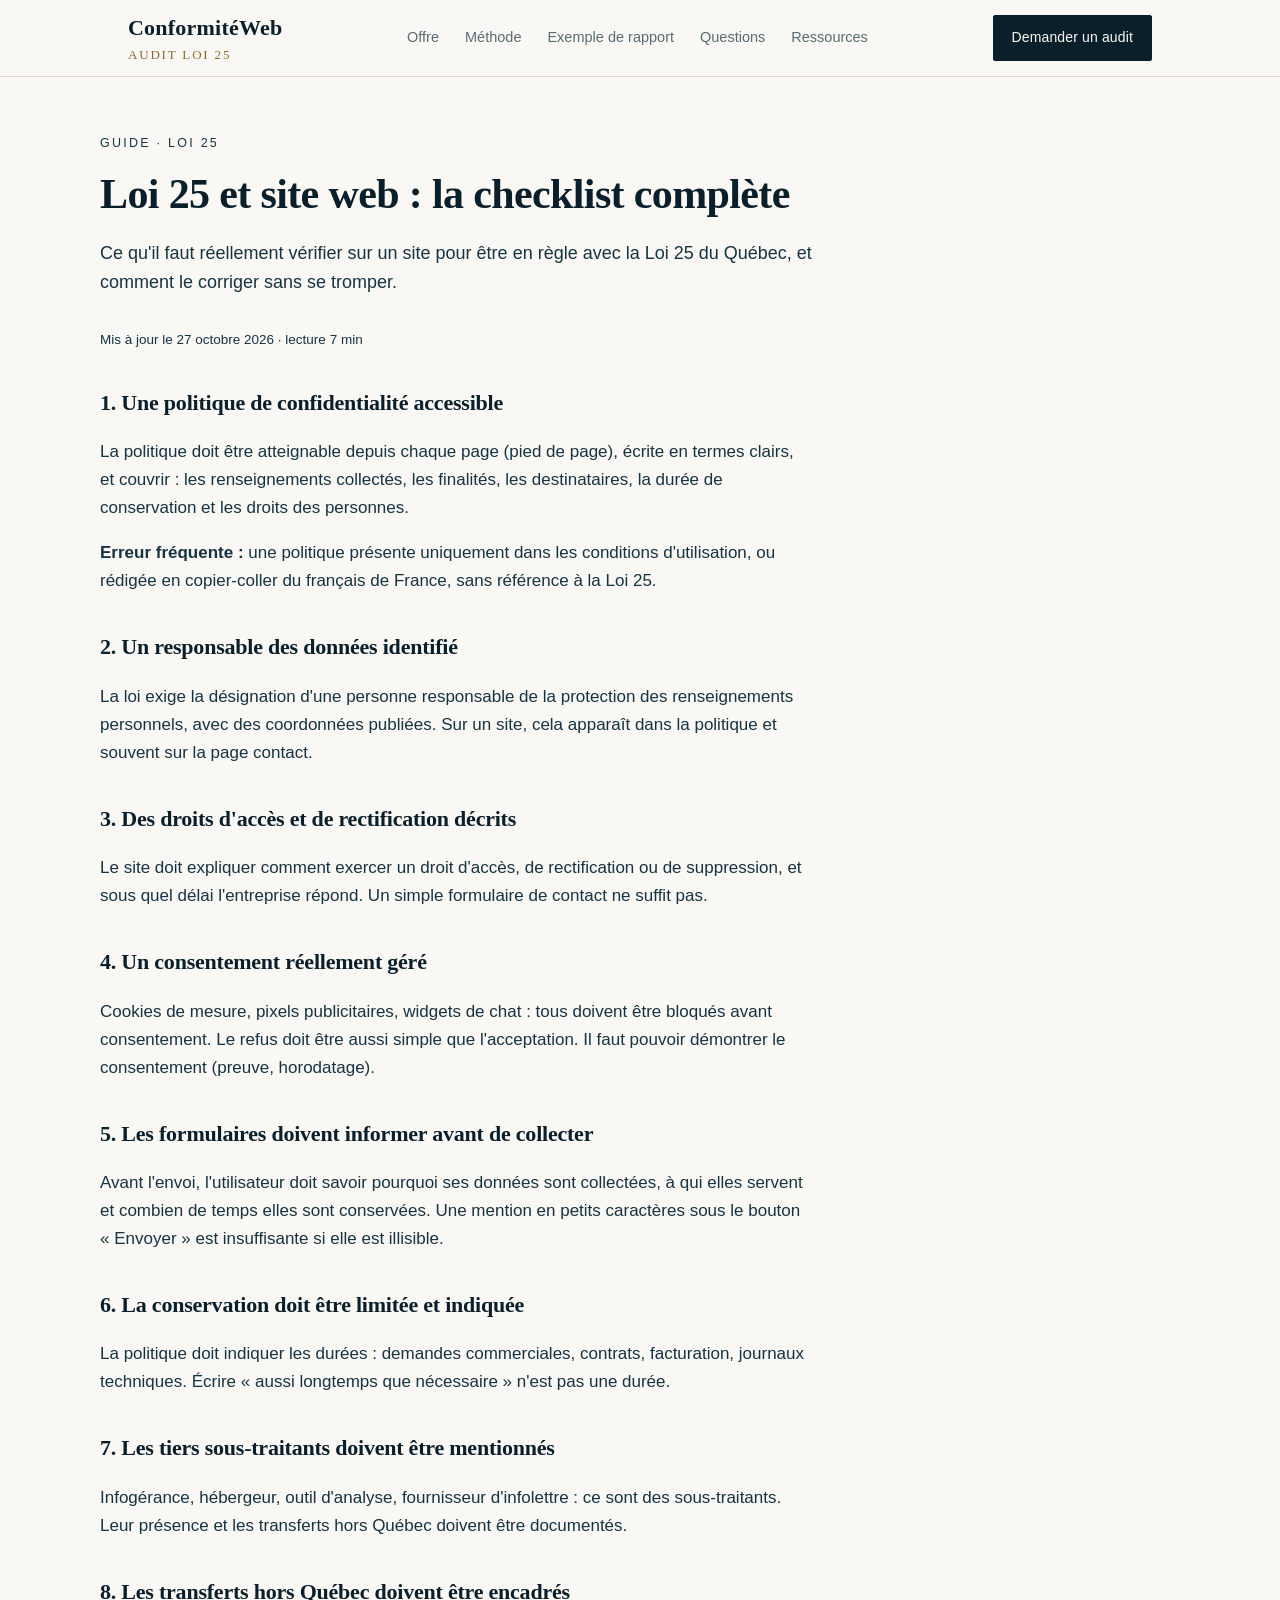
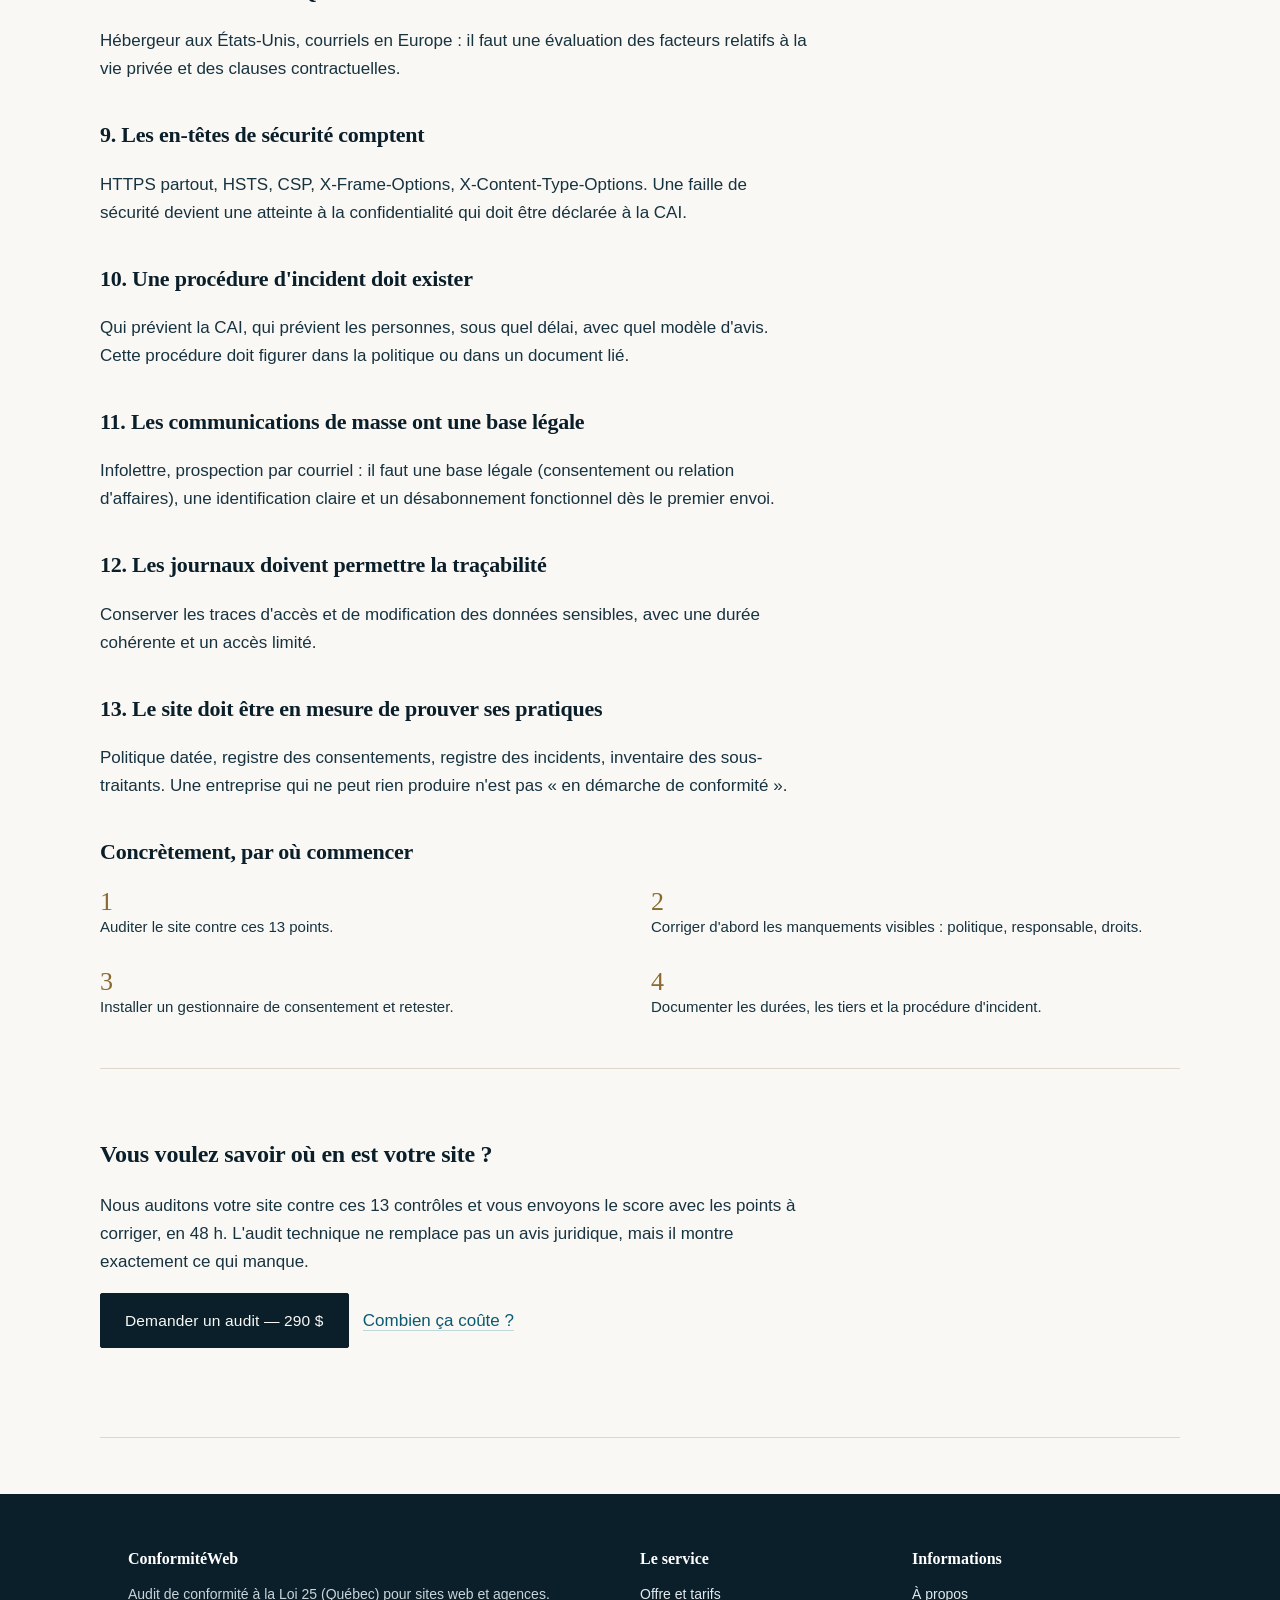
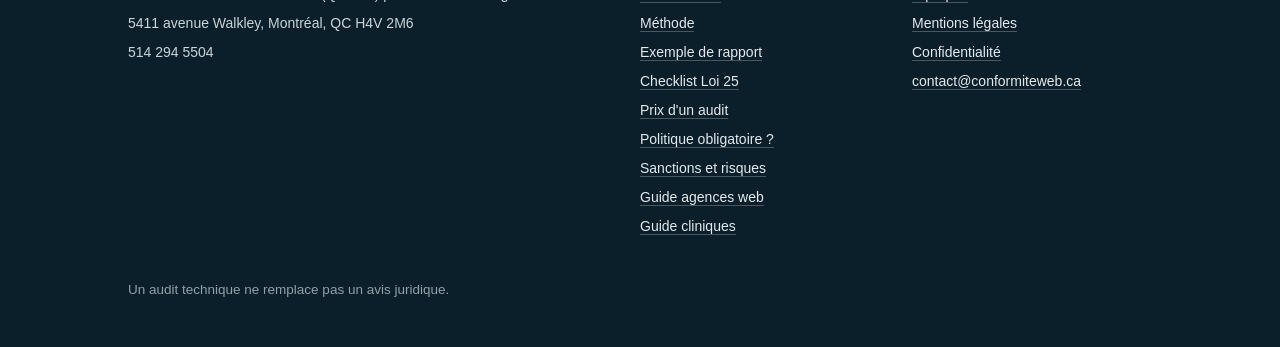
<file: loi-25-site-web-checklist.html>
<!DOCTYPE html><html lang="fr"><head>
<meta charset="utf-8"><meta name="viewport" content="width=device-width,initial-scale=1">
<title>Loi 25 et site web : la checklist complète (2026)</title>
<meta name="description" content="Les 13 points à vérifier sur un site web pour respecter la Loi 25 au Québec : politique de confidentialité, responsable des données, consentement, droits, sécurité.">
<link rel="canonical" href="https://conformiteweb.ca/loi-25-site-web-checklist.html">
<meta property="og:type" content="article"><meta property="og:site_name" content="ConformitéWeb"><meta property="og:locale" content="fr_CA">
<meta property="og:title" content="Loi 25 et site web : la checklist complète (2026)"><meta property="og:description" content="Les 13 points à vérifier sur un site web pour respecter la Loi 25 au Québec : politique de confidentialité, responsable des données, consentement, droits, sécurité."><meta property="og:url" content="https://conformiteweb.ca/loi-25-site-web-checklist.html">
<meta name="twitter:card" content="summary_large_image">
<meta property="og:image" content="https://conformiteweb.ca/og-image.jpg">
<meta property="og:image:width" content="1200">
<meta property="og:image:height" content="630">
<meta name="twitter:image" content="https://conformiteweb.ca/og-image.jpg"><meta name="theme-color" content="#0b1f2a">

<link rel="stylesheet" href="styles.css"><script type="application/ld+json">{"@context":"https://schema.org","@type":"Article","headline":"Loi 25 et site web : la checklist complète (2026)","author":{"@type":"Organization","name":"ConformitéWeb"},"publisher":{"@type":"Organization","name":"ConformitéWeb"},"datePublished":"2026-10-27","dateModified":"2026-10-27","mainEntityOfPage":"https://conformiteweb.ca/loi-25-site-web-checklist.html"}</script>
<link rel="icon" href="/favicon.svg" type="image/svg+xml">
<script data-goatcounter="https://conformiteweb.goatcounter.com/count" async src="//gc.zgo.at/count.js"></script>
</head><body><header class="site"><div class="wrap nav">
<a class="brand" href="index.html"><b>ConformitéWeb</b><span>Audit Loi 25</span></a>
<nav class="tabs">
<a href="index.html#offre">Offre</a><a href="index.html#methode">Méthode</a>
<a href="exemple-rapport.html">Exemple de rapport</a><a href="index.html#faq">Questions</a><a href="loi-25-site-web-checklist.html">Ressources</a>
</nav>
<a class="btn btn-sm" href="audit-gratuit.html">Demander un audit</a>
</div></header>
<main><div class="wrap legal">
<p class="kicker">Guide · Loi 25</p>
<h1>Loi 25 et site web : la checklist complète</h1>
<p class="lede" style="font-size:18px">Ce qu'il faut réellement vérifier sur un site pour être en règle avec la Loi 25 du Québec, et comment le corriger sans se tromper.</p>
<p class="small">Mis à jour le 27 octobre 2026 · lecture 7 min</p>

<h2>1. Une politique de confidentialité accessible</h2>
<p>La politique doit être atteignable depuis chaque page (pied de page), écrite en termes clairs, et couvrir : les renseignements collectés, les finalités, les destinataires, la durée de conservation et les droits des personnes.</p>
<p><b>Erreur fréquente :</b> une politique présente uniquement dans les conditions d'utilisation, ou rédigée en copier-coller du français de France, sans référence à la Loi 25.</p>

<h2>2. Un responsable des données identifié</h2>
<p>La loi exige la désignation d'une personne responsable de la protection des renseignements personnels, avec des coordonnées publiées. Sur un site, cela apparaît dans la politique et souvent sur la page contact.</p>

<h2>3. Des droits d'accès et de rectification décrits</h2>
<p>Le site doit expliquer comment exercer un droit d'accès, de rectification ou de suppression, et sous quel délai l'entreprise répond. Un simple formulaire de contact ne suffit pas.</p>

<h2>4. Un consentement réellement géré</h2>
<p>Cookies de mesure, pixels publicitaires, widgets de chat : tous doivent être bloqués avant consentement. Le refus doit être aussi simple que l'acceptation. Il faut pouvoir démontrer le consentement (preuve, horodatage).</p>

<h2>5. Les formulaires doivent informer avant de collecter</h2>
<p>Avant l'envoi, l'utilisateur doit savoir pourquoi ses données sont collectées, à qui elles servent et combien de temps elles sont conservées. Une mention en petits caractères sous le bouton « Envoyer » est insuffisante si elle est illisible.</p>

<h2>6. La conservation doit être limitée et indiquée</h2>
<p>La politique doit indiquer les durées : demandes commerciales, contrats, facturation, journaux techniques. Écrire « aussi longtemps que nécessaire » n'est pas une durée.</p>

<h2>7. Les tiers sous-traitants doivent être mentionnés</h2>
<p>Infogérance, hébergeur, outil d'analyse, fournisseur d'infolettre : ce sont des sous-traitants. Leur présence et les transferts hors Québec doivent être documentés.</p>

<h2>8. Les transferts hors Québec doivent être encadrés</h2>
<p>Hébergeur aux États-Unis, courriels en Europe : il faut une évaluation des facteurs relatifs à la vie privée et des clauses contractuelles.</p>

<h2>9. Les en-têtes de sécurité comptent</h2>
<p>HTTPS partout, HSTS, CSP, X-Frame-Options, X-Content-Type-Options. Une faille de sécurité devient une atteinte à la confidentialité qui doit être déclarée à la CAI.</p>

<h2>10. Une procédure d'incident doit exister</h2>
<p>Qui prévient la CAI, qui prévient les personnes, sous quel délai, avec quel modèle d'avis. Cette procédure doit figurer dans la politique ou dans un document lié.</p>

<h2>11. Les communications de masse ont une base légale</h2>
<p>Infolettre, prospection par courriel : il faut une base légale (consentement ou relation d'affaires), une identification claire et un désabonnement fonctionnel dès le premier envoi.</p>

<h2>12. Les journaux doivent permettre la traçabilité</h2>
<p>Conserver les traces d'accès et de modification des données sensibles, avec une durée cohérente et un accès limité.</p>

<h2>13. Le site doit être en mesure de prouver ses pratiques</h2>
<p>Politique datée, registre des consentements, registre des incidents, inventaire des sous-traitants. Une entreprise qui ne peut rien produire n'est pas « en démarche de conformité ».</p>

<h2>Concrètement, par où commencer</h2>
<ol class="steps" style="grid-template-columns:1fr 1fr">
<li>Auditer le site contre ces 13 points.</li>
<li>Corriger d'abord les manquements visibles : politique, responsable, droits.</li>
<li>Installer un gestionnaire de consentement et retester.</li>
<li>Documenter les durées, les tiers et la procédure d'incident.</li>
</ol>

<section style="border-top:1px solid var(--rule);margin-top:48px;padding-top:32px">
<h2 style="font-size:24px">Vous voulez savoir où en est votre site ?</h2>
<p>Nous auditons votre site contre ces 13 contrôles et vous envoyons le score avec les points à corriger, en 48 h. L'audit technique ne remplace pas un avis juridique, mais il montre exactement ce qui manque.</p>
<p><a class="btn" href="mailto:contact@conformiteweb.ca?subject=Audit%20Loi%2025">Demander un audit — 290 $</a> &nbsp; <a href="prix-audit-loi-25.html">Combien ça coûte ?</a></p>
</section>
</div></main><footer class="site"><div class="wrap"><div class="cols">
<div><h4>ConformitéWeb</h4><p>Audit de conformité à la Loi 25 (Québec) pour sites web et agences.</p><p>5411 avenue Walkley, Montréal, QC H4V 2M6</p><p>514 294 5504</p></div>
<div><h4>Le service</h4><p><a href="index.html#offre">Offre et tarifs</a></p><p><a href="index.html#methode">Méthode</a></p><p><a href="exemple-rapport.html">Exemple de rapport</a></p><p><a href="loi-25-site-web-checklist.html">Checklist Loi 25</a></p><p><a href="prix-audit-loi-25.html">Prix d'un audit</a></p><p><a href="politique-confidentialite-obligatoire-quebec.html">Politique obligatoire ?</a></p><p><a href="loi-25-sanctions-risques.html">Sanctions et risques</a></p><p><a href="loi-25-agences-web.html">Guide agences web</a></p><p><a href="loi-25-cliniques-dentistes.html">Guide cliniques</a></p></div>
<div><h4>Informations</h4><p><a href="a-propos.html">À propos</a></p><p><a href="mentions-legales.html">Mentions légales</a></p><p><a href="confidentialite.html">Confidentialité</a></p><p><a href="mailto:contact@conformiteweb.ca">contact@conformiteweb.ca</a></p></div>
</div><p class="small" style="margin-top:34px;color:#8fa1a9">Un audit technique ne remplace pas un avis juridique.</p></div></footer><div class="cta-mobile"><a class="p" href="audit-gratuit.html">Demander un audit</a><a class="s" href="tel:+15142945504">Appeler</a></div>
</body></html>
</file>
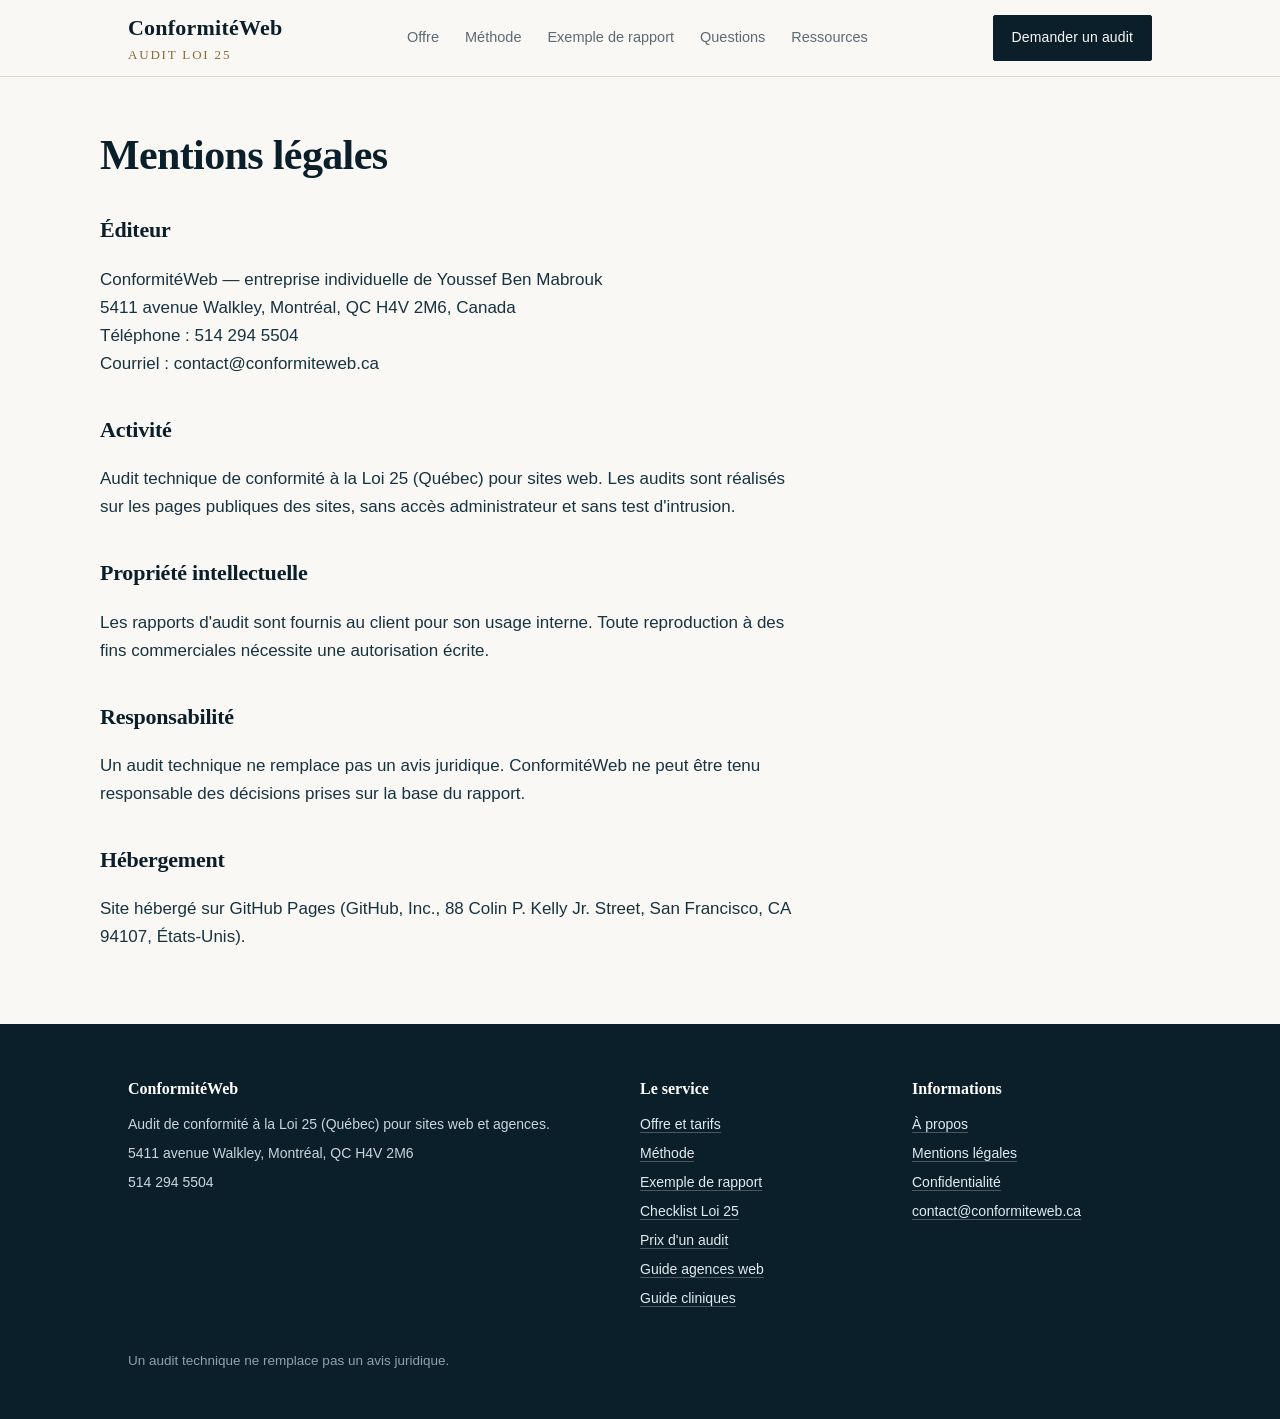
<file: mentions-legales.html>
<!DOCTYPE html><html lang="fr"><head>
<meta charset="utf-8"><meta name="viewport" content="width=device-width,initial-scale=1">
<title>Mentions légales — ConformitéWeb</title>
<meta name="description" content="Mentions légales de ConformitéWeb.">

<link rel="stylesheet" href="styles.css">

<link rel="canonical" href="https://conformiteweb.ca/mentions-legales.html">
<meta property="og:type" content="website">
<meta property="og:site_name" content="ConformitéWeb">
<meta property="og:locale" content="fr_CA">
<meta property="og:title" content="Mentions légales — ConformitéWeb">
<meta property="og:description" content="Éditeur, activité, responsabilité et hébergement du site ConformitéWeb.">
<meta property="og:url" content="https://conformiteweb.ca/mentions-legales.html">
<meta name="twitter:card" content="summary_large_image">
<meta property="og:image" content="https://conformiteweb.ca/og-image.jpg">
<meta property="og:image:width" content="1200">
<meta property="og:image:height" content="630">
<meta name="twitter:image" content="https://conformiteweb.ca/og-image.jpg">
<meta name="theme-color" content="#0b1f2a">
<script type="application/ld+json">{"@context":"https://schema.org","@type":"ProfessionalService","name":"ConformitéWeb","description":"Audit technique de conformité à la Loi 25 (Québec) pour sites web : 13 contrôles, rapport noté, correctifs prioritaires.","url":"https://conformiteweb.ca/","telephone":"+1-514-294-5504","email":"contact@conformiteweb.ca","address":{"@type":"PostalAddress","streetAddress":"5411 avenue Walkley","addressLocality":"Montréal","addressRegion":"QC","postalCode":"H4V 2M6","addressCountry":"CA"},"areaServed":{"@type":"AdministrativeArea","name":"Québec"},"priceRange":"$","serviceType":"Audit de conformité Loi 25"}</script>
<link rel="icon" href="/favicon.svg" type="image/svg+xml">
<script data-goatcounter="https://conformiteweb.goatcounter.com/count" async src="//gc.zgo.at/count.js"></script>
</head><body><header class="site"><div class="wrap nav">
<a class="brand" href="index.html"><b>ConformitéWeb</b><span>Audit Loi 25</span></a>
<nav class="tabs">
<a href="index.html#offre">Offre</a><a href="index.html#methode">Méthode</a>
<a href="exemple-rapport.html">Exemple de rapport</a><a href="index.html#faq">Questions</a><a href="loi-25-site-web-checklist.html">Ressources</a>
</nav>
<a class="btn btn-sm" href="audit-gratuit.html">Demander un audit</a>
</div></header>
<main><div class="wrap legal">
<h1>Mentions légales</h1>
<h2>Éditeur</h2>
<p>ConformitéWeb — entreprise individuelle de Youssef Ben Mabrouk<br>5411 avenue Walkley, Montréal, QC H4V 2M6, Canada<br>Téléphone : 514 294 5504<br>Courriel : contact@conformiteweb.ca</p>
<h2>Activité</h2>
<p>Audit technique de conformité à la Loi 25 (Québec) pour sites web. Les audits sont réalisés sur les pages publiques des sites, sans accès administrateur et sans test d'intrusion.</p>
<h2>Propriété intellectuelle</h2>
<p>Les rapports d'audit sont fournis au client pour son usage interne. Toute reproduction à des fins commerciales nécessite une autorisation écrite.</p>
<h2>Responsabilité</h2>
<p>Un audit technique ne remplace pas un avis juridique. ConformitéWeb ne peut être tenu responsable des décisions prises sur la base du rapport.</p>
<h2>Hébergement</h2>
<p>Site hébergé sur GitHub Pages (GitHub, Inc., 88 Colin P. Kelly Jr. Street, San Francisco, CA 94107, États-Unis).</p>
</div></main><footer class="site"><div class="wrap">
<div class="cols">
<div><h4>ConformitéWeb</h4>
<p>Audit de conformité à la Loi 25 (Québec) pour sites web et agences.</p>
<p>5411 avenue Walkley, Montréal, QC H4V 2M6</p>
<p>514 294 5504</p></div>
<div><h4>Le service</h4>
<p><a href="index.html#offre">Offre et tarifs</a></p>
<p><a href="index.html#methode">Méthode</a></p>
<p><a href="exemple-rapport.html">Exemple de rapport</a></p>
<p><a href="loi-25-site-web-checklist.html">Checklist Loi 25</a></p>
<p><a href="prix-audit-loi-25.html">Prix d'un audit</a></p><p><a href="loi-25-agences-web.html">Guide agences web</a></p><p><a href="loi-25-cliniques-dentistes.html">Guide cliniques</a></p></div>
<div><h4>Informations</h4>
<p><a href="a-propos.html">À propos</a></p><p><a href="mentions-legales.html">Mentions légales</a></p>
<p><a href="confidentialite.html">Confidentialité</a></p>
<p><a href="mailto:contact@conformiteweb.ca">contact@conformiteweb.ca</a></p></div>
</div>
<p class="small" style="margin-top:34px;color:#8fa1a9">Un audit technique ne remplace pas un avis juridique.</p>
</div></footer><div class="cta-mobile"><a class="p" href="audit-gratuit.html">Demander un audit</a><a class="s" href="tel:+15142945504">Appeler</a></div>
</body></html>
</file>
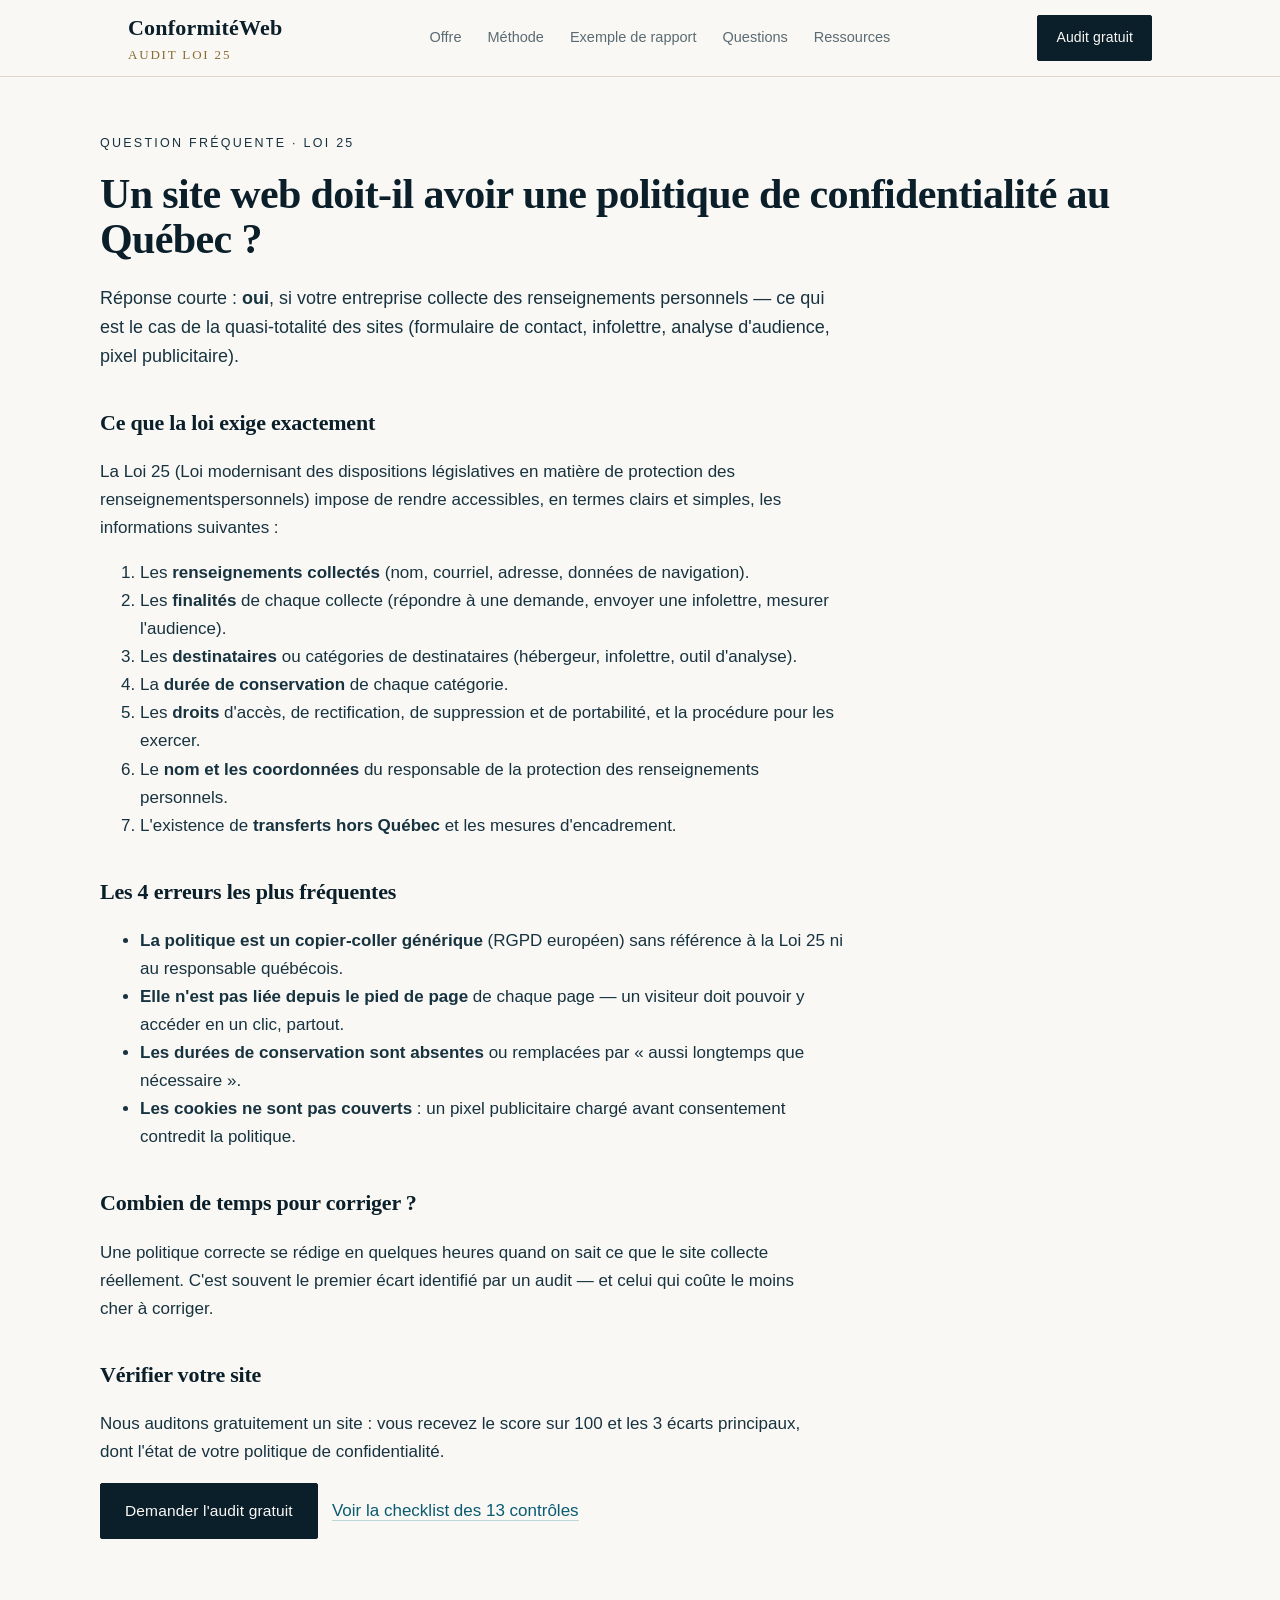
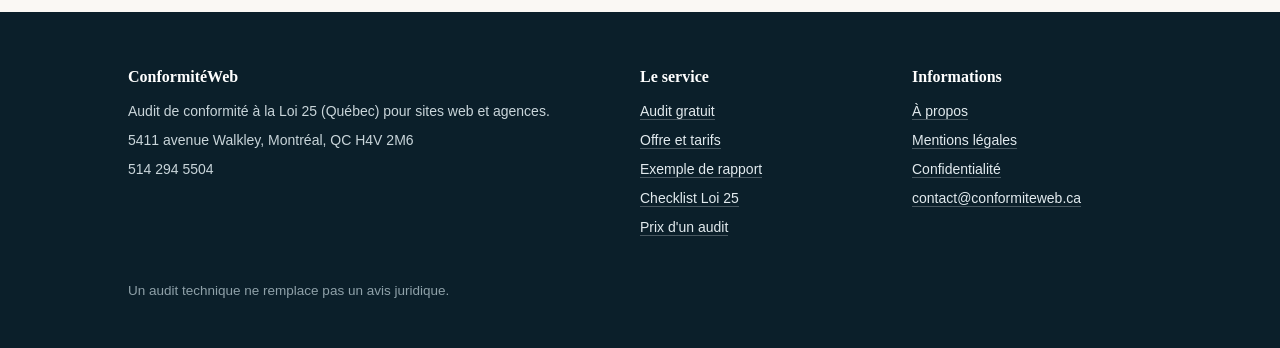
<file: politique-confidentialite-obligatoire-quebec.html>
<!DOCTYPE html><html lang="fr"><head>
<meta charset="utf-8"><meta name="viewport" content="width=device-width,initial-scale=1">
<title>Un site web doit-il avoir une politique de confidentialité au Québec ?</title>
<meta name="description" content="Oui. La Loi 25 exige une politique de confidentialité accessible, claire et complète. Voici ce qu'elle doit contenir et les erreurs les plus fréquentes.">
<link rel="canonical" href="https://conformiteweb.ca/politique-confidentialite-obligatoire-quebec.html">
<meta property="og:type" content="article"><meta property="og:site_name" content="ConformitéWeb"><meta property="og:locale" content="fr_CA">
<meta property="og:title" content="Un site web doit-il avoir une politique de confidentialité au Québec ?"><meta property="og:description" content="Oui. La Loi 25 exige une politique de confidentialité accessible, claire et complète. Voici ce qu'elle doit contenir et les erreurs les plus fréquentes."><meta property="og:url" content="https://conformiteweb.ca/politique-confidentialite-obligatoire-quebec.html">
<meta property="og:image" content="https://conformiteweb.ca/og-image.jpg"><meta property="og:image:width" content="1200"><meta property="og:image:height" content="630">
<meta name="twitter:card" content="summary_large_image"><meta name="twitter:image" content="https://conformiteweb.ca/og-image.jpg">
<meta name="theme-color" content="#0b1f2a">
<link rel="icon" href="/favicon.svg" type="image/svg+xml">
<link rel="stylesheet" href="styles.css">
<script type="application/ld+json">{"@context":"https://schema.org","@type":"Article","headline":"Un site web doit-il avoir une politique de confidentialité au Québec ?","author":{"@type":"Person","name":"Youssef Ben Mabrouk"},"publisher":{"@type":"Organization","name":"ConformitéWeb"},"datePublished":"2026-10-27","dateModified":"2026-10-27","mainEntityOfPage":"https://conformiteweb.ca/politique-confidentialite-obligatoire-quebec.html"}</script>
<script data-goatcounter="https://conformiteweb.goatcounter.com/count" async src="//gc.zgo.at/count.js"></script>
</head><body><header class="site"><div class="wrap nav">
<a class="brand" href="index.html"><b>ConformitéWeb</b><span>Audit Loi 25</span></a>
<nav class="tabs">
<a href="index.html#offre">Offre</a><a href="index.html#methode">Méthode</a>
<a href="exemple-rapport.html">Exemple de rapport</a><a href="index.html#faq">Questions</a><a href="loi-25-site-web-checklist.html">Ressources</a>
</nav>
<a class="btn btn-sm" href="audit-gratuit.html">Audit gratuit</a>
</div></header>
<main><div class="wrap legal">
<p class="kicker">Question fréquente · Loi 25</p>
<h1>Un site web doit-il avoir une politique de confidentialité au Québec&nbsp;?</h1>
<p class="lede" style="font-size:18px">Réponse courte : <b>oui</b>, si votre entreprise collecte des renseignements personnels — ce qui est le cas de la quasi-totalité des sites (formulaire de contact, infolettre, analyse d'audience, pixel publicitaire).</p>

<h2>Ce que la loi exige exactement</h2>
<p>La Loi 25 (Loi modernisant des dispositions législatives en matière de protection des renseignementspersonnels) impose de rendre accessibles, en termes clairs et simples, les informations suivantes :</p>
<ol>
<li>Les <b>renseignements collectés</b> (nom, courriel, adresse, données de navigation).</li>
<li>Les <b>finalités</b> de chaque collecte (répondre à une demande, envoyer une infolettre, mesurer l'audience).</li>
<li>Les <b>destinataires</b> ou catégories de destinataires (hébergeur, infolettre, outil d'analyse).</li>
<li>La <b>durée de conservation</b> de chaque catégorie.</li>
<li>Les <b>droits</b> d'accès, de rectification, de suppression et de portabilité, et la procédure pour les exercer.</li>
<li>Le <b>nom et les coordonnées</b> du responsable de la protection des renseignements personnels.</li>
<li>L'existence de <b>transferts hors Québec</b> et les mesures d'encadrement.</li>
</ol>

<h2>Les 4 erreurs les plus fréquentes</h2>
<ul>
<li><b>La politique est un copier-coller générique</b> (RGPD européen) sans référence à la Loi 25 ni au responsable québécois.</li>
<li><b>Elle n'est pas liée depuis le pied de page</b> de chaque page — un visiteur doit pouvoir y accéder en un clic, partout.</li>
<li><b>Les durées de conservation sont absentes</b> ou remplacées par « aussi longtemps que nécessaire ».</li>
<li><b>Les cookies ne sont pas couverts</b> : un pixel publicitaire chargé avant consentement contredit la politique.</li>
</ul>

<h2>Combien de temps pour corriger ?</h2>
<p>Une politique correcte se rédige en quelques heures quand on sait ce que le site collecte réellement. C'est souvent le premier écart identifié par un audit — et celui qui coûte le moins cher à corriger.</p>

<h2>Vérifier votre site</h2>
<p>Nous auditons gratuitement un site : vous recevez le score sur 100 et les 3 écarts principaux, dont l'état de votre politique de confidentialité.</p>
<p><a class="btn" href="audit-gratuit.html">Demander l'audit gratuit</a> &nbsp; <a href="loi-25-site-web-checklist.html">Voir la checklist des 13 contrôles</a></p>
</div></main><footer class="site"><div class="wrap"><div class="cols">
<div><h4>ConformitéWeb</h4><p>Audit de conformité à la Loi 25 (Québec) pour sites web et agences.</p><p>5411 avenue Walkley, Montréal, QC H4V 2M6</p><p>514 294 5504</p></div>
<div><h4>Le service</h4><p><a href="audit-gratuit.html">Audit gratuit</a></p><p><a href="index.html#offre">Offre et tarifs</a></p><p><a href="exemple-rapport.html">Exemple de rapport</a></p><p><a href="loi-25-site-web-checklist.html">Checklist Loi 25</a></p><p><a href="prix-audit-loi-25.html">Prix d'un audit</a></p></div>
<div><h4>Informations</h4><p><a href="a-propos.html">À propos</a></p><p><a href="mentions-legales.html">Mentions légales</a></p><p><a href="confidentialite.html">Confidentialité</a></p><p><a href="mailto:contact@conformiteweb.ca">contact@conformiteweb.ca</a></p></div>
</div><p class="small" style="margin-top:34px;color:#8fa1a9">Un audit technique ne remplace pas un avis juridique.</p></div></footer></body></html>
</file>
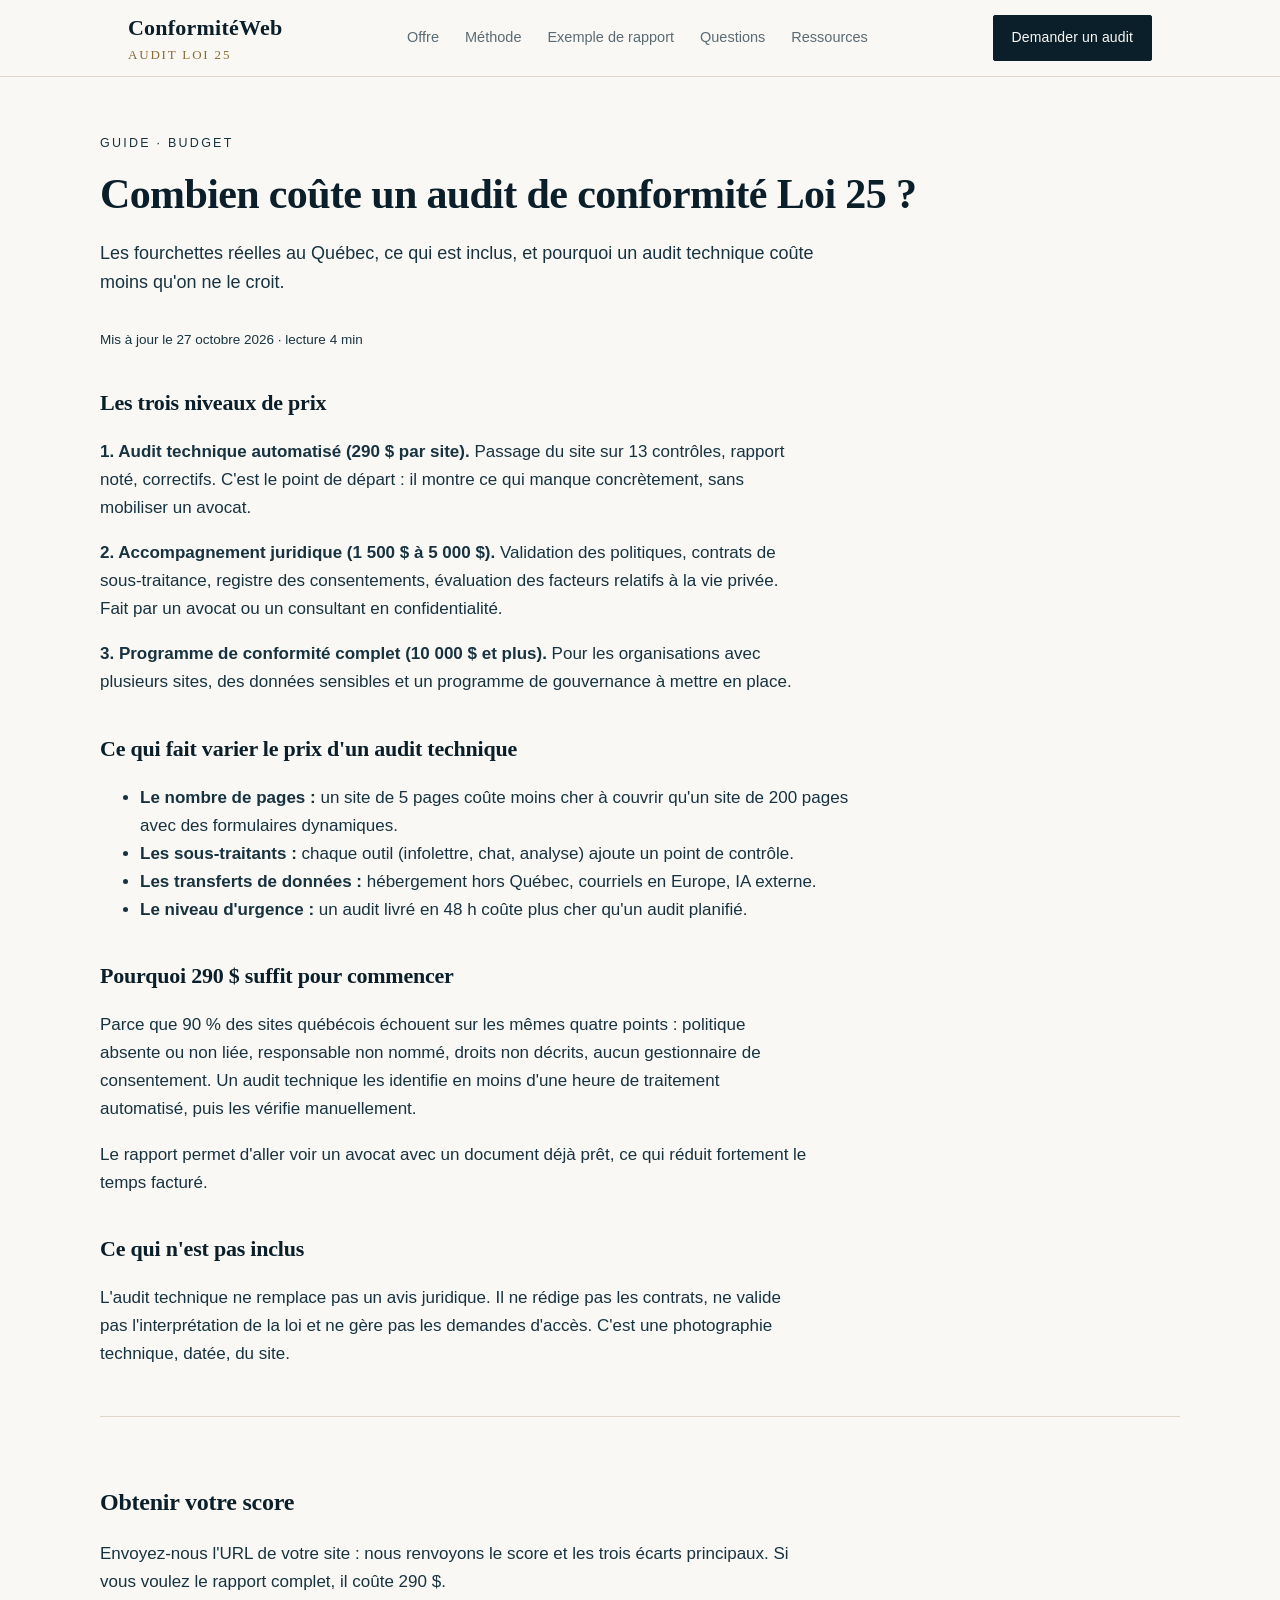
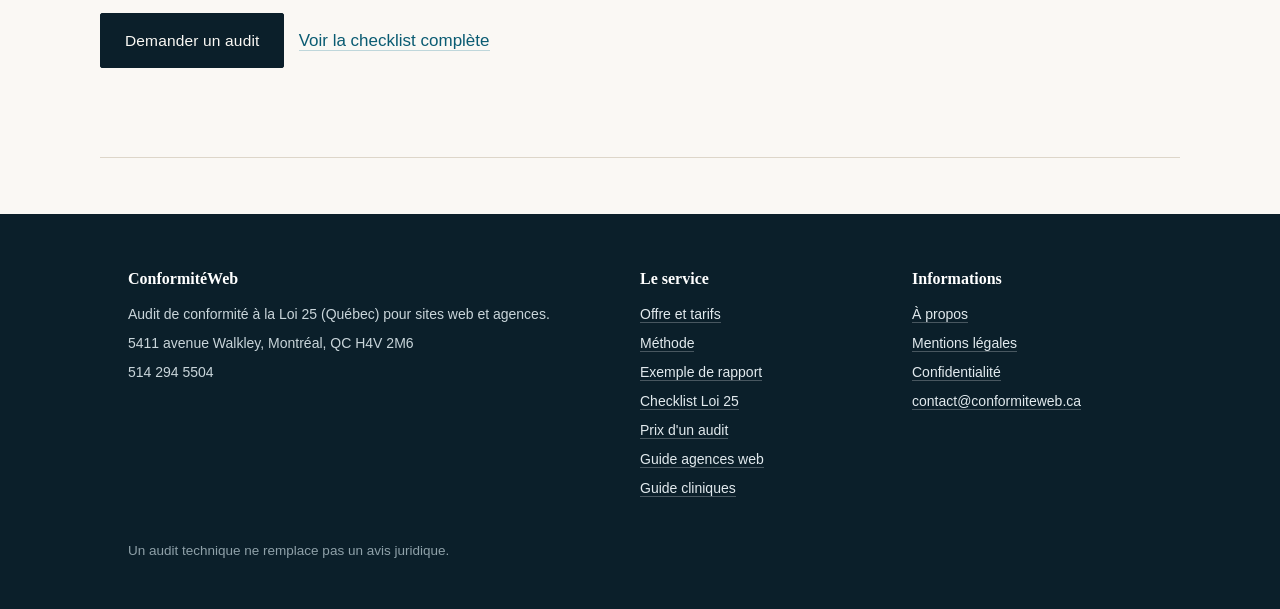
<file: prix-audit-loi-25.html>
<!DOCTYPE html><html lang="fr"><head>
<meta charset="utf-8"><meta name="viewport" content="width=device-width,initial-scale=1">
<title>Combien coûte un audit de conformité Loi 25 ?</title>
<meta name="description" content="Prix d'un audit Loi 25 au Québec : ce qui est inclus, ce qui fait varier le coût, et ce qu'un audit technique prépare avant la démarche juridique.">
<link rel="canonical" href="https://conformiteweb.ca/prix-audit-loi-25.html">
<meta property="og:type" content="article"><meta property="og:site_name" content="ConformitéWeb"><meta property="og:locale" content="fr_CA">
<meta property="og:title" content="Combien coûte un audit de conformité Loi 25 ?"><meta property="og:description" content="Prix d'un audit Loi 25 au Québec : ce qui est inclus, ce qui fait varier le coût, et ce qu'un audit technique prépare avant la démarche juridique."><meta property="og:url" content="https://conformiteweb.ca/prix-audit-loi-25.html">
<meta name="twitter:card" content="summary_large_image">
<meta property="og:image" content="https://conformiteweb.ca/og-image.jpg">
<meta property="og:image:width" content="1200">
<meta property="og:image:height" content="630">
<meta name="twitter:image" content="https://conformiteweb.ca/og-image.jpg"><meta name="theme-color" content="#0b1f2a">

<link rel="stylesheet" href="styles.css"><script type="application/ld+json">{"@context":"https://schema.org","@type":"Article","headline":"Combien coûte un audit de conformité Loi 25 ?","author":{"@type":"Organization","name":"ConformitéWeb"},"publisher":{"@type":"Organization","name":"ConformitéWeb"},"datePublished":"2026-10-27","dateModified":"2026-10-27","mainEntityOfPage":"https://conformiteweb.ca/prix-audit-loi-25.html"}</script>
<link rel="icon" href="/favicon.svg" type="image/svg+xml">
<script data-goatcounter="https://conformiteweb.goatcounter.com/count" async src="//gc.zgo.at/count.js"></script>
</head><body><header class="site"><div class="wrap nav">
<a class="brand" href="index.html"><b>ConformitéWeb</b><span>Audit Loi 25</span></a>
<nav class="tabs">
<a href="index.html#offre">Offre</a><a href="index.html#methode">Méthode</a>
<a href="exemple-rapport.html">Exemple de rapport</a><a href="index.html#faq">Questions</a><a href="loi-25-site-web-checklist.html">Ressources</a>
</nav>
<a class="btn btn-sm" href="audit-gratuit.html">Demander un audit</a>
</div></header>
<main><div class="wrap legal">
<p class="kicker">Guide · Budget</p>
<h1>Combien coûte un audit de conformité Loi 25&nbsp;?</h1>
<p class="lede" style="font-size:18px">Les fourchettes réelles au Québec, ce qui est inclus, et pourquoi un audit technique coûte moins qu'on ne le croit.</p>
<p class="small">Mis à jour le 27 octobre 2026 · lecture 4 min</p>

<h2>Les trois niveaux de prix</h2>
<p><b>1. Audit technique automatisé (290 $ par site).</b> Passage du site sur 13 contrôles, rapport noté, correctifs. C'est le point de départ : il montre ce qui manque concrètement, sans mobiliser un avocat.</p>
<p><b>2. Accompagnement juridique (1 500 $ à 5 000 $).</b> Validation des politiques, contrats de sous-traitance, registre des consentements, évaluation des facteurs relatifs à la vie privée. Fait par un avocat ou un consultant en confidentialité.</p>
<p><b>3. Programme de conformité complet (10 000 $ et plus).</b> Pour les organisations avec plusieurs sites, des données sensibles et un programme de gouvernance à mettre en place.</p>

<h2>Ce qui fait varier le prix d'un audit technique</h2>
<ul>
<li><b>Le nombre de pages :</b> un site de 5 pages coûte moins cher à couvrir qu'un site de 200 pages avec des formulaires dynamiques.</li>
<li><b>Les sous-traitants :</b> chaque outil (infolettre, chat, analyse) ajoute un point de contrôle.</li>
<li><b>Les transferts de données :</b> hébergement hors Québec, courriels en Europe, IA externe.</li>
<li><b>Le niveau d'urgence :</b> un audit livré en 48 h coûte plus cher qu'un audit planifié.</li>
</ul>

<h2>Pourquoi 290 $ suffit pour commencer</h2>
<p>Parce que 90 % des sites québécois échouent sur les mêmes quatre points : politique absente ou non liée, responsable non nommé, droits non décrits, aucun gestionnaire de consentement. Un audit technique les identifie en moins d'une heure de traitement automatisé, puis les vérifie manuellement.</p>
<p>Le rapport permet d'aller voir un avocat avec un document déjà prêt, ce qui réduit fortement le temps facturé.</p>

<h2>Ce qui n'est pas inclus</h2>
<p>L'audit technique ne remplace pas un avis juridique. Il ne rédige pas les contrats, ne valide pas l'interprétation de la loi et ne gère pas les demandes d'accès. C'est une photographie technique, datée, du site.</p>

<section style="border-top:1px solid var(--rule);margin-top:48px;padding-top:32px">
<h2 style="font-size:24px">Obtenir votre score</h2>
<p>Envoyez-nous l'URL de votre site : nous renvoyons le score et les trois écarts principaux. Si vous voulez le rapport complet, il coûte 290 $.</p>
<p><a class="btn" href="mailto:contact@conformiteweb.ca?subject=Audit%20Loi%2025">Demander un audit</a> &nbsp; <a href="loi-25-site-web-checklist.html">Voir la checklist complète</a></p>
</section>
</div></main><footer class="site"><div class="wrap"><div class="cols">
<div><h4>ConformitéWeb</h4><p>Audit de conformité à la Loi 25 (Québec) pour sites web et agences.</p><p>5411 avenue Walkley, Montréal, QC H4V 2M6</p><p>514 294 5504</p></div>
<div><h4>Le service</h4><p><a href="index.html#offre">Offre et tarifs</a></p><p><a href="index.html#methode">Méthode</a></p><p><a href="exemple-rapport.html">Exemple de rapport</a></p><p><a href="loi-25-site-web-checklist.html">Checklist Loi 25</a></p><p><a href="prix-audit-loi-25.html">Prix d'un audit</a></p><p><a href="loi-25-agences-web.html">Guide agences web</a></p><p><a href="loi-25-cliniques-dentistes.html">Guide cliniques</a></p></div>
<div><h4>Informations</h4><p><a href="a-propos.html">À propos</a></p><p><a href="mentions-legales.html">Mentions légales</a></p><p><a href="confidentialite.html">Confidentialité</a></p><p><a href="mailto:contact@conformiteweb.ca">contact@conformiteweb.ca</a></p></div>
</div><p class="small" style="margin-top:34px;color:#8fa1a9">Un audit technique ne remplace pas un avis juridique.</p></div></footer><div class="cta-mobile"><a class="p" href="audit-gratuit.html">Demander un audit</a><a class="s" href="tel:+15142945504">Appeler</a></div>
</body></html>
</file>
<file: styles.css>
/* ConformitéWeb — feuille de style
   Direction : éditorial sobre. Papier chaud, encre profonde, accent sarcelle. */
:root{
  --ink:#0b1f2a; --ink-2:#173340; --paper:#faf8f4; --paper-2:#f2eee6;
  --accent:#0e7490; --accent-dk:#0a5b72; --gold:#8a6a2f;
  --muted:#5b6b73; --rule:#ddd6c9; --white:#fff;
  --serif:"Iowan Old Style","Palatino Linotype",Palatino,Georgia,serif;
  --sans:-apple-system,BlinkMacSystemFont,"Segoe UI",Roboto,"Helvetica Neue",Arial,sans-serif;
}
*{box-sizing:border-box}
html{scroll-behavior:smooth}
body{margin:0;background:var(--paper);color:var(--ink);font:17px/1.65 var(--sans);-webkit-font-smoothing:antialiased}
.wrap{max-width:1080px;margin:0 auto;padding:0 28px}
a{color:var(--accent-dk);text-decoration:none;border-bottom:1px solid rgba(14,116,144,.25)}
a:hover{border-bottom-color:var(--accent)}
header.site{border-bottom:1px solid var(--rule);background:var(--paper)}
.nav{display:flex;align-items:center;justify-content:space-between;height:76px}
.brand{font-family:var(--serif);font-size:22px;letter-spacing:.01em;border:0;color:var(--ink)}
.brand b{font-weight:600}
.brand span{color:var(--gold);font-size:13px;display:block;letter-spacing:.14em;text-transform:uppercase;margin-top:-2px}
.nav a.btn-sm{font-size:14px}
nav.tabs{display:flex;gap:26px;font-size:14.5px}
nav.tabs a{border:0;color:var(--muted)}
nav.tabs a:hover{color:var(--ink)}
.hero{padding:84px 0 72px;border-bottom:1px solid var(--rule)}
.kicker{font-size:12.5px;letter-spacing:.18em;text-transform:uppercase;color:var(--gold);margin:0 0 18px}
h1{font-family:var(--serif);font-weight:600;font-size:clamp(38px,5.2vw,58px);line-height:1.08;letter-spacing:-.015em;margin:0 0 22px;max-width:15ch}
.lede{font-size:19.5px;line-height:1.6;color:var(--ink-2);max-width:56ch;margin:0 0 32px}
.actions{display:flex;gap:14px;flex-wrap:wrap;align-items:center}
.btn{display:inline-block;background:var(--ink);color:var(--paper);padding:14px 24px;border-radius:2px;border:1px solid var(--ink);font-size:15.5px;letter-spacing:.01em}
.btn:hover{background:var(--ink-2);border-color:var(--ink-2);color:var(--white)}
.btn.ghost{background:transparent;color:var(--ink);border:1px solid var(--ink)}
.btn.ghost:hover{background:var(--ink);color:var(--paper)}
.small{font-size:13.5px;color:var(--muted)}
section{padding:72px 0;border-bottom:1px solid var(--rule)}
section.alt{background:var(--paper-2)}
h2{font-family:var(--serif);font-weight:600;font-size:clamp(26px,3.2vw,34px);letter-spacing:-.01em;margin:0 0 10px}
.sub{color:var(--muted);max-width:60ch;margin:0 0 38px}
.grid3{display:grid;grid-template-columns:repeat(3,1fr);gap:22px}
.card{background:var(--white);border:1px solid var(--rule);padding:26px;border-radius:2px}
.card h3{font-family:var(--serif);font-size:20px;margin:0 0 8px;font-weight:600}
.card p{margin:0;color:var(--ink-2);font-size:15.5px}
.price{font-family:var(--serif);font-size:42px;letter-spacing:-.02em;margin:6px 0 2px}
.price small{font-family:var(--sans);font-size:14px;color:var(--muted);letter-spacing:0}
ul.checks{list-style:none;padding:0;margin:0;display:grid;grid-template-columns:1fr 1fr;gap:10px 26px}
ul.checks li{position:relative;padding-left:22px;font-size:15px;color:var(--ink-2)}
ul.checks li:before{content:"";position:absolute;left:0;top:.55em;width:7px;height:7px;border:1px solid var(--gold);transform:rotate(45deg)}
ol.steps{counter-reset:s;list-style:none;padding:0;margin:0;display:grid;grid-template-columns:repeat(4,1fr);gap:22px}
ol.steps li{counter-increment:s;padding-top:34px;position:relative;font-size:15px;color:var(--ink-2)}
ol.steps li:before{content:counter(s);position:absolute;top:0;left:0;font-family:var(--serif);font-size:26px;color:var(--gold)}
blockquote{margin:0;padding:26px 30px;border-left:2px solid var(--gold);background:var(--white);font-family:var(--serif);font-size:19px;line-height:1.55}
.sample{display:grid;grid-template-columns:repeat(3,1fr);gap:1px;background:var(--rule);border:1px solid var(--rule)}
.sample div{background:var(--white);padding:16px 18px;font-size:14px}
.sample b{display:block;font-family:var(--serif);font-size:22px}
.faq details{border-top:1px solid var(--rule);padding:18px 0}
.faq summary{cursor:pointer;font-family:var(--serif);font-size:18px;list-style:none}
.faq summary::-webkit-details-marker{display:none}
.faq p{margin:12px 0 0;color:var(--ink-2);font-size:15.5px;max-width:70ch}
footer.site{background:var(--ink);color:#c9d5da;padding:52px 0 40px;font-size:14px}
footer.site a{color:#e2eaee;border-bottom-color:rgba(255,255,255,.25)}
footer .cols{display:grid;grid-template-columns:2fr 1fr 1fr;gap:32px}
footer h4{font-family:var(--serif);color:var(--white);font-size:16px;margin:0 0 10px;font-weight:600}
footer p{margin:0 0 6px}
.legal{padding:56px 0}
.legal h1{font-size:clamp(30px,4vw,42px);max-width:none}
.legal h2{font-size:22px;margin-top:34px}
.legal p,.legal li{color:var(--ink-2);max-width:75ch}
.badge{display:inline-block;font-size:11.5px;letter-spacing:.12em;text-transform:uppercase;color:var(--gold);border:1px solid var(--rule);padding:4px 10px;margin-bottom:16px}
@media (max-width:860px){
  .grid3,.sample,ol.steps{grid-template-columns:1fr}
  ul.checks{grid-template-columns:1fr}
  footer .cols{grid-template-columns:1fr}
  nav.tabs{display:flex;flex-wrap:wrap;gap:14px 18px;font-size:13.5px}
  .hero{padding:60px 0 52px}
}

/* corrections typographiques */
.card p.price,.page .price{font-family:var(--serif);font-size:40px;line-height:1.05;letter-spacing:-.02em;color:var(--ink);margin:4px 0 10px}
.card p.price small,.page .price small{font-family:var(--sans);font-size:13.5px;color:var(--muted);letter-spacing:0}
header.site .btn{background:var(--ink);color:var(--paper);padding:10px 18px;font-size:14px;border-radius:2px;border:1px solid var(--ink);margin:0}
header.site .btn:hover{background:var(--ink-2);border-color:var(--ink-2)}
.card{transition:border-color .18s ease}
.card:hover{border-color:#c8beab}
.badge{color:var(--gold);border-color:#e3dbc9;background:#fdfcf8}
.price-block{display:flex;align-items:baseline;gap:6px;margin:6px 0 14px}
.price-block .num{font-family:var(--serif);font-size:40px;line-height:1;letter-spacing:-.02em}
.price-block .unit{font-size:13.5px;color:var(--muted)}

/* ---------- MOBILE ---------- */
@media (max-width:860px){
  .wrap{padding:0 20px}
  .nav{height:auto;padding-top:14px;flex-wrap:wrap;gap:12px}
  .brand{font-size:20px;flex:0 0 auto}
  .brand span{font-size:11px}
  header.site .btn{margin-left:auto;width:auto;display:inline-block;padding:9px 14px;font-size:13px;border-radius:2px}
  nav.tabs{
    order:5;flex:1 1 100%;display:flex;gap:22px;overflow-x:auto;
    padding:12px 0 10px;margin-top:2px;border-top:1px solid var(--rule);
    font-size:13.5px;white-space:nowrap;flex-wrap:nowrap;overflow-y:hidden;-webkit-overflow-scrolling:touch;
  }
  nav.tabs::-webkit-scrollbar{display:none}
  .hero{padding:44px 0 40px}
  .kicker{font-size:11.5px;margin-bottom:14px}
  h1{font-size:36px;line-height:1.1;max-width:none}
  .lede{font-size:17px;line-height:1.6;margin-bottom:26px}
  .actions{gap:10px}
  .btn{display:block;width:100%;text-align:center;padding:14px 18px;font-size:15.5px}
  .actions .btn{margin:0}
  section{padding:48px 0}
  h2{font-size:25px}
  .sub{font-size:15.5px;margin-bottom:26px}
  .card{padding:20px}
  .card h3{font-size:18.5px}
  .grid3{gap:12px}
  .price-block .num{font-size:34px}
  ol.steps{grid-template-columns:1fr;gap:18px}
  ol.steps li{padding-top:0;padding-left:34px}
  ol.steps li:before{font-size:22px;top:-2px}
  ul.checks{grid-template-columns:1fr;gap:8px}
  blockquote{font-size:17px;padding:18px 20px}
  .sample{grid-template-columns:1fr}
  .legal{padding:36px 0}
  .legal h1{font-size:30px}
  .legal h2{font-size:20px;margin-top:28px}
  body{padding-bottom:74px}
  footer.site{padding:40px 0 40px}
  footer .cols{grid-template-columns:1fr;gap:22px}
  /* barre d'action fixe en bas */
  .cta-mobile{
    position:fixed;left:0;right:0;bottom:0;z-index:50;display:flex;gap:8px;
    padding:10px 14px calc(10px + env(safe-area-inset-bottom));
    background:rgba(250,248,244,.96);border-top:1px solid var(--rule);
    backdrop-filter:blur(8px);
  }
  .cta-mobile a{flex:1;text-align:center;padding:11px 10px;border-radius:2px;font-size:14px;border:1px solid var(--ink);text-decoration:none;display:block;width:auto}
  .cta-mobile a.p{background:var(--ink);color:var(--paper)}
  .cta-mobile a.s{background:transparent;color:var(--ink)}
}
@media (min-width:861px){ .cta-mobile{display:none} }
</file>
